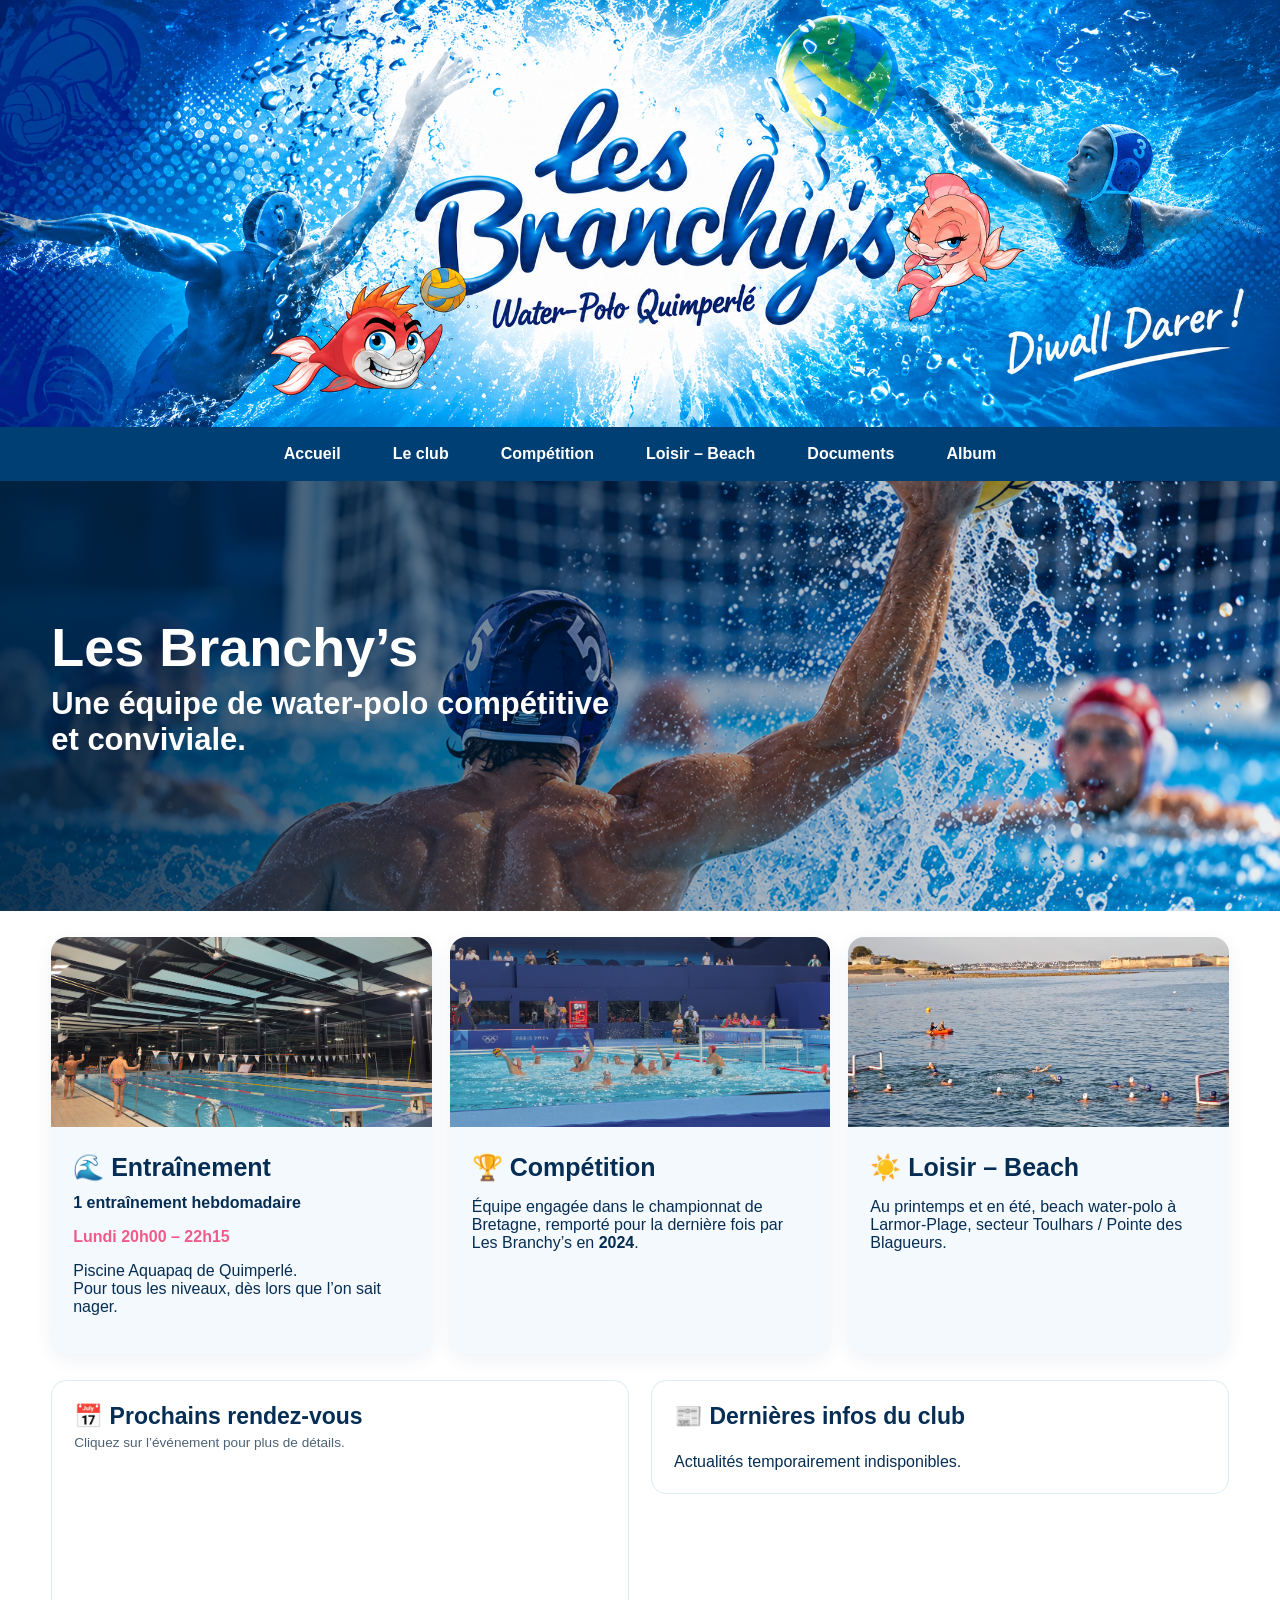
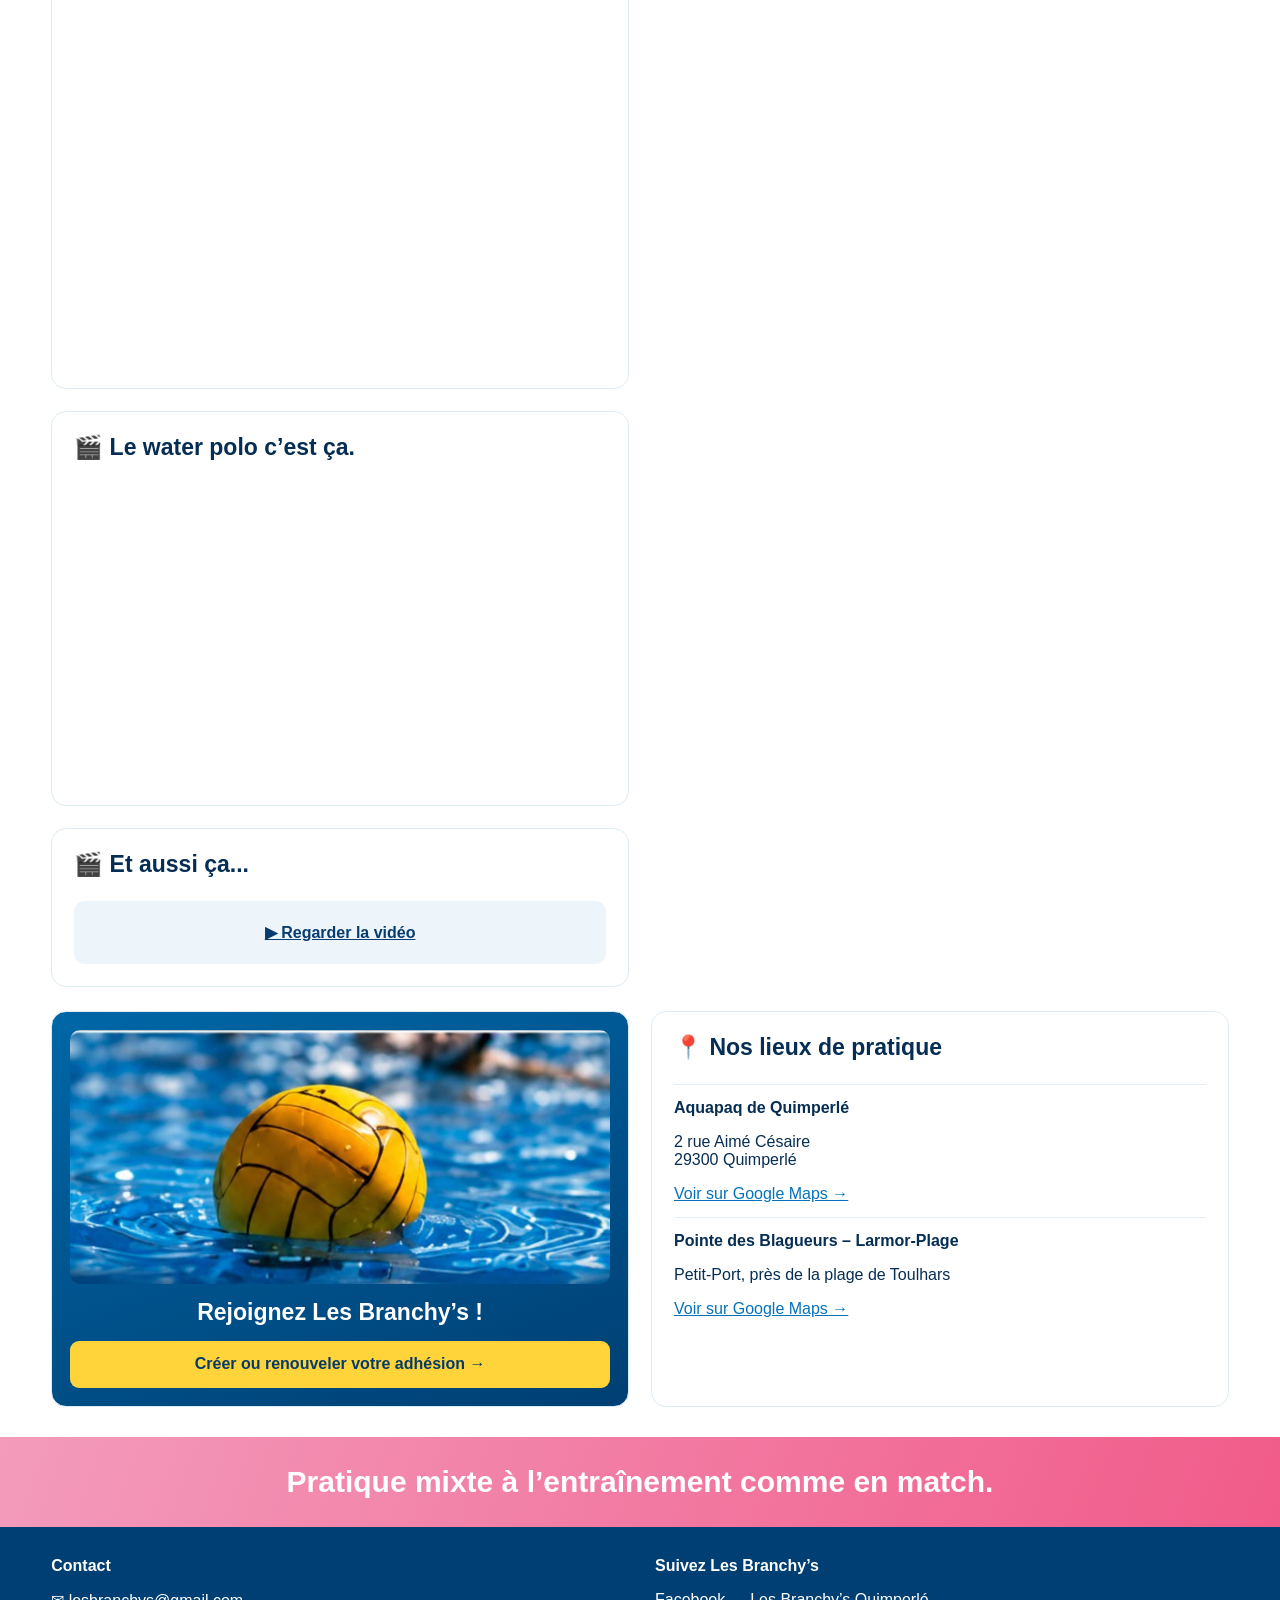
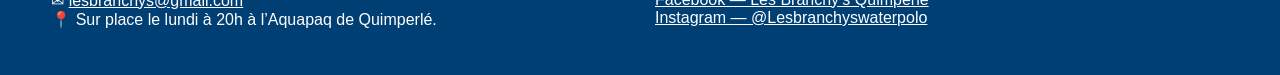
<file: index.html>
<!DOCTYPE html>
<html lang="fr">
<head>
<meta charset="utf-8"/>
<meta content="width=device-width,initial-scale=1" name="viewport"/>
<title>Accueil | Les Branchy's</title>
<meta content="Les Branchy's, club de water-polo à Quimperlé." name="description"/>
<link href="style.css?v=8" rel="stylesheet"/>
<style>
/* Actualités et agenda sur la page d'accueil */
.branchys-home-grid{display:grid;grid-template-columns:minmax(0,1fr) minmax(0,1fr);gap:22px;margin:24px 0;align-items:start}
.branchys-home-grid>.panel{min-width:0;box-sizing:border-box}
.branchys-calendar iframe{display:block;max-width:100%}
.branchys-calendar-heading{display:flex;align-items:baseline;flex-wrap:wrap;column-gap:12px;row-gap:4px;margin:0 0 14px}
.branchys-calendar-heading h3{margin:0}
.branchys-calendar-hint{font-size:.85rem;font-weight:500;color:#4d6275;line-height:1.35;display:inline-block;transform-origin:left center;animation:branchys-calendar-pulse 2s ease-in-out infinite}
@keyframes branchys-calendar-pulse{0%,100%{transform:scale(1)}50%{transform:scale(1.12)}}
@media(prefers-reduced-motion:reduce){.branchys-calendar-hint{animation:none}}
.branchys-left-column{display:flex;flex-direction:column;gap:22px;min-width:0}
.branchys-video-frame{width:100%;aspect-ratio:16/9;border:0;border-radius:10px;display:block}
.branchys-video-link{display:block;padding:22px;border-radius:10px;background:#edf5fb;color:#073c70;font-weight:700;text-align:center;overflow-wrap:anywhere}
.branchys-video-note{font-size:.92rem;color:#4d6275}
.branchys-news-entry{padding:14px 0;border-bottom:1px solid rgba(100,100,100,.18)}
.branchys-news-entry:last-child{border-bottom:0}
.branchys-news-date{font-size:.85rem;color:#a62672;font-weight:700;margin-bottom:5px}
.branchys-news-title{font-size:1.08rem;font-weight:750;margin:0 0 7px}
.branchys-news-text{margin:0;white-space:normal;overflow-wrap:anywhere;line-height:1.55}
/* Mise en forme des textes saisis dans Google Sheets avec la syntaxe Markdown. */
.branchys-news-text p{margin:.35em 0 .85em}
.branchys-news-text h4{font-size:1.15rem;color:#a62672;font-weight:800;margin:1.1em 0 .45em;line-height:1.3}
.branchys-news-text h5{font-size:1.08rem;font-weight:750;margin:1em 0 .4em;line-height:1.35}
.branchys-news-text h6{font-size:1rem;font-weight:750;margin:.85em 0 .35em;line-height:1.4}
.branchys-news-text strong{font-weight:800}
.branchys-news-text ul{margin:.4em 0 1em;padding-left:1.35em}
.branchys-news-text li{margin:.3em 0}
.branchys-news-text hr{border:0;border-top:1px solid rgba(100,100,100,.22);margin:1.2em 0}
@media(max-width:750px){.branchys-home-grid{grid-template-columns:minmax(0,1fr)}}
/* Carte adhésion compacte : moitié de la largeur originale */
.branchys-home-bottom{grid-template-columns:minmax(0,1fr) minmax(0,1fr);align-items:stretch}
.branchys-join-compact{width:100%;max-width:100%;justify-self:center;box-sizing:border-box;padding:18px;display:flex;flex-direction:column;align-items:stretch;text-align:center}
.branchys-join-compact h3{font-size:clamp(1.1rem,1.8vw,1.5rem);line-height:1.25;margin:14px 0}
.branchys-join-compact img{width:100%;height:165px;object-fit:cover;object-position:center;border-radius:10px}
.branchys-join-compact .btn{display:inline-block;font-size:1rem;padding:13px 16px;line-height:1.3;white-space:normal;margin-top:auto}
@media(max-width:750px){.branchys-home-bottom{grid-template-columns:minmax(0,1fr)}.branchys-join-compact{width:100%;min-width:0}}
/* La vignette compétition est cliquable dans sa totalité, sans changer la mise en page. */
.branchys-competition-link{display:block;height:100%;color:inherit;text-decoration:none}
.branchys-competition-link:hover h3,.branchys-competition-link:focus-visible h3{color:#a62672}
.branchys-competition-link:focus-visible{outline:3px solid #f15b8a;outline-offset:-3px;border-radius:16px}
</style>
<meta content="website" property="og:type"/>
<meta content="fr_FR" property="og:locale"/>
<meta content="Les Branchy’s" property="og:site_name"/>
<meta content="Les Branchy’s – Water-Polo Quimperlé" property="og:title"/>
<meta content="Une équipe de water-polo compétitive et conviviale. Actualités, calendrier des matchs et inscriptions du club." property="og:description"/>
<meta content="https://lesbranchys.github.io/branchys-site/" property="og:url"/>
<meta content="https://lesbranchys.github.io/branchys-site/bandeau.png" property="og:image"/>
<meta content="Bandeau du club Les Branchy’s Water-Polo Quimperlé" property="og:image:alt"/>
<meta content="summary_large_image" name="twitter:card"/>
</head>
<body>
<div class="banner"><img alt="Les Branchy’s Water-Polo Quimperlé, Diwall Darer !" src="bandeau.png?v=8" decoding="async"/></div>
<div class="top">
  <div class="menu" onclick="menu()">☰ Menu</div>
  <nav class="nav">
    <a href="index.html">Accueil</a><a href="club.html">Le club</a><a href="competition.html">Compétition</a>
    <a href="loisir-beach.html">Loisir – Beach</a><a href="documents.html">Documents</a><a href="album.html">Album</a>
  </nav>
</div>
<section class="hero"><img alt="Joueur de water-polo tenant un ballon jaune" class="hero-photo" src="waterpolo-hero.png?v=8" decoding="async" fetchpriority="high"/>
  <div class="inner"><h1>Les Branchy’s</h1><h2>Une équipe de water-polo compétitive et conviviale.</h2></div>
</section>
<main class="wrap">
<section class="cards">
  <article class="card"><img src="aquapaq.jpg?v=2" alt="Piscine Aquapaq" loading="lazy" decoding="async"/><div class="txt"><h3>🌊 Entraînement</h3><b>1 entraînement hebdomadaire</b>
    <p class="pink">Lundi 20h00 – 22h15</p><p>Piscine Aquapaq de Quimperlé.<br/>Pour tous les niveaux, dès lors que l’on sait nager.</p>
  </div></article>
  <article class="card branchys-competition-card"><a href="competition.html" class="branchys-competition-link" aria-label="Voir la page Compétition et le classement du championnat"><img src="competition.jpg" alt="L’équipe des Branchy’s en compétition" loading="lazy" decoding="async"/><div class="txt"><h3>🏆 Compétition</h3>
    <p>Équipe engagée dans le championnat de Bretagne, remporté pour la dernière fois par Les Branchy’s en <b>2024</b>.</p>
  </div></a></article>
  <article class="card"><img src="plage.jpg" alt="Beach water-polo à Larmor-Plage" loading="lazy" decoding="async"/><div class="txt"><h3>☀️ Loisir – Beach</h3>
    <p>Au printemps et en été, beach water-polo à Larmor-Plage, secteur Toulhars / Pointe des Blagueurs.</p>
  </div></article>
</section>
<section aria-label="Agenda et actualités" class="branchys-home-grid">
  <div class="branchys-left-column">
    <div class="panel branchys-calendar">
      <div class="branchys-calendar-heading"><h3>📅 Prochains rendez-vous</h3>
        <span class="branchys-calendar-hint">Cliquez sur l’événement pour plus de détails.</span>
      </div>
      <iframe frameborder="0" scrolling="no" src="https://calendar.google.com/calendar/embed?src=cc6bb957d49f43c513a19305d1d5841eb3490ba3ffa5522769a342008bbf7cd6%40group.calendar.google.com&amp;src=lesbranchyswaterpolo%40gmail.com&amp;src=8979f59ed04fa400fa4c501b116ac95189510b73162f3433ba247147668f9b33%40group.calendar.google.com&amp;ctz=Europe%2FParis&amp;mode=AGENDA" style="border:0;width:100%;height:500px;" loading="lazy" title="Calendrier des Branchys"></iframe>
    </div>
    <div class="panel branchys-video"><h3>🎬 Le water polo c’est ça.</h3>
      <div id="branchys-video-content" aria-live="polite">Vidéo à venir.</div>
    </div>
    <div class="panel branchys-video"><h3>🎬 Et aussi ça...</h3>
      <div id="branchys-video-content-2" aria-live="polite">Vidéo à venir.</div>
    </div>
  </div>
  <div class="panel branchys-news"><h3>📰 Dernières infos du club</h3>
    <div aria-live="polite" id="branchys-actualites"><p>Chargement des actualités…</p></div>
  </div>
</section>
<section aria-label="Adhésion et lieux de pratique" class="branchys-home-grid branchys-home-bottom">
  <div class="panel join branchys-join-compact">
    <img alt="Ballon de water-polo" src="branchys-ballon-compact.jpg" loading="lazy" decoding="async" style="display:block;width:100%;height:auto;border-radius:10px;"/>
    <h3>Rejoignez Les Branchy’s !</h3>
    <a class="btn" href="https://www.helloasso.com/associations/les-branchy-s/adhesions/les-branch-ys-adhesion-2026" rel="noopener noreferrer" target="_blank">Créer ou renouveler votre adhésion →</a>
  </div>
  <div class="panel"><h3>📍 Nos lieux de pratique</h3>
    <div class="place"><b>Aquapaq de Quimperlé</b><p>2 rue Aimé Césaire<br/>29300 Quimperlé</p>
      <a href="https://www.google.com/maps/search/?api=1&amp;query=Aquapaq+Quimperle+2+rue+Aime+Cesaire+29300">Voir sur Google Maps →</a>
    </div>
    <div class="place"><b>Pointe des Blagueurs – Larmor-Plage</b><p>Petit-Port, près de la plage de Toulhars</p>
      <a href="https://www.google.com/maps/search/?api=1&amp;query=Pointe+des+Blagueurs+Larmor-Plage">Voir sur Google Maps →</a>
    </div>
  </div>
</section>
</main>
<div class="mixed">Pratique mixte à l’entraînement comme en match.</div>
<footer class="footer"><div class="wrap cols">
  <div><b>Contact</b><p>✉ <a href="mailto:lesbranchys@gmail.com">lesbranchys@gmail.com</a><br/>📍 Sur place le lundi à 20h à l’Aquapaq de Quimperlé.</p></div>
  <div><b>Suivez Les Branchy’s</b><p><a href="https://www.facebook.com/lesbranchysWaterpolo?locale=fr_FR">Facebook — Les Branchy’s Quimperlé</a><br/>
    <a href="https://www.instagram.com/lesbranchyswaterpolo/">Instagram — @Lesbranchyswaterpolo</a></p>
  </div>
</div></footer>
<script src="app.js"></script>
<script>
/* Les Branchy's — mise en forme réelle de Google Sheets (via Apps Script).
   Après déploiement du Code.gs, remplacer uniquement l'URL ci-dessous.
   Ne pas modifier le code HTML des vidéos ni du calendrier. */
(function () {
  'use strict';
  const APPS_SCRIPT_URL = 'https://script.google.com/macros/s/AKfycbyzcbkg5ScNzSc2_zrZTDjazWANryJluVjCwoP0Hw37nyQfIYMxAlHgBldJVa-vljsYZA/exec';
  if (!/^https:\/\/script\.google\.com\/macros\/s\/[^/]+\/exec(?:\?.*)?$/.test(APPS_SCRIPT_URL)) {
    console.warn('Actualités enrichies : renseigner APPS_SCRIPT_URL dans actualites-rich.js');
    return; // Le système CSV existant continue à fonctionner sans mise en forme.
  }
  const box = document.getElementById('branchys-actualites');
  if (!box) return;
  const observer = new MutationObserver(() => {
    // Si l'ancien chargement CSV arrive après nous, restaurer l'affichage enrichi.
    if (latestItems) render(latestItems);
  });
  let latestItems = null;

  function dateValue(s) {
    const input = String(s || '').trim();
    const m = input.match(/^(\d{1,2})[\/.-](\d{1,2})[\/.-](\d{2}|\d{4})$/);
    if (m) {
      const day = Number(m[1]), month = Number(m[2]);
      let year = Number(m[3]);
      if (m[3].length === 2) year += year < 70 ? 2000 : 1900;
      const date = new Date(year, month - 1, day);
      return date.getFullYear() === year && date.getMonth() === month - 1 && date.getDate() === day ? date.getTime() : 0;
    }
    const n = Date.parse(input); return Number.isNaN(n) ? 0 : n;
  }
  function render(items) {
    observer.disconnect();
    box.replaceChildren();
    const ordered = [...items].sort((a,b) => dateValue(b.date) - dateValue(a.date) || b.order - a.order).slice(0, 5);
    if (!ordered.length) box.textContent = 'Les prochaines informations du club seront publiées ici.';
    ordered.forEach(item => {
      const article = document.createElement('article');
      article.className = 'branchys-news-entry';
      if (item.date) {
        const date = document.createElement('div'); date.className = 'branchys-news-date';
        date.textContent = item.date; article.append(date);
      }
      if (item.title) {
        const title = document.createElement('h4'); title.className = 'branchys-news-title';
        title.textContent = item.title; article.append(title);
      }
      const para = document.createElement('div'); para.className = 'branchys-news-text';
      para.style.whiteSpace = 'pre-wrap';
      (item.runs || []).forEach(part => {
        const span = document.createElement('span');
        span.textContent = part.text || ''; // Utilise textContent : aucun HTML exécuté.
        if (part.bold) span.style.fontWeight = '700';
        if (part.italic) span.style.fontStyle = 'italic';
        if (part.underline) span.style.textDecoration = 'underline';
        const size = Number(part.fontSize);
        if (Number.isFinite(size) && size >= 8 && size <= 28) {
          span.style.fontSize = size + 'pt';
        }
        para.append(span);
      });
      article.append(para); box.append(article);
    });
    observer.observe(box, {childList:true});
  }
  window.branchysRichNews = function (payload) {
    if (!payload || !Array.isArray(payload.items)) {
      console.warn('Actualités enrichies : réponse invalide', payload);
      return; // On conserve les actus existantes en CSV.
    }
    latestItems = payload.items;
    render(latestItems);
  };
  const script = document.createElement('script');
  script.src = APPS_SCRIPT_URL + (APPS_SCRIPT_URL.includes('?') ? '&' : '?') + 'ts=' + Date.now();
  script.onerror = () => { console.warn('Actualités enrichies : impossible de joindre Apps Script'); if(!latestItems) box.textContent='Actualités temporairement indisponibles.'; };
  document.head.append(script);
})();

</script>
<script>
/* La vidéo affichée se change dans le fichier video-du-moment.json sur GitHub. */
(async function(){
  const box=document.getElementById('branchys-video-content');
  if(!box)return;
  try{
    const response=await fetch('video-du-moment.json',{cache:'no-store'});
    if(!response.ok)throw Error('Fichier vidéo introuvable');
    const data=await response.json();
    const url=(data.url||'').trim();
    if(!url){box.textContent='Une nouvelle vidéo sera bientôt publiée ici.';return;}
    const u=new URL(url);let id='';
    if(['youtube.com','www.youtube.com','m.youtube.com'].includes(u.hostname)){
      if(u.pathname==='/watch')id=u.searchParams.get('v')||'';
      else if(u.pathname.startsWith('/shorts/')||u.pathname.startsWith('/embed/'))id=u.pathname.split('/')[2]||'';
    }else if(u.hostname==='youtu.be'||u.hostname==='www.youtu.be')id=u.pathname.slice(1).split('/')[0];
    box.replaceChildren();
    if(id&&/^[a-zA-Z0-9_-]{11}$/.test(id)){
      const frame=document.createElement('iframe');frame.className='branchys-video-frame';
      frame.src='https://www.youtube-nocookie.com/embed/'+id;
      frame.title='Vidéo du club Les Branchy’s';frame.loading='lazy';
      frame.allow='accelerometer; autoplay; clipboard-write; encrypted-media; gyroscope; picture-in-picture; web-share';
      frame.allowFullscreen=true;box.append(frame);
    }else if(['instagram.com','www.instagram.com'].includes(u.hostname)){
      const a=document.createElement('a');a.className='branchys-video-link';a.href=url;a.target='_blank';a.rel='noopener noreferrer';
      a.textContent='▶ Voir la vidéo sur Instagram';box.append(a);
    }else{
      const a=document.createElement('a');a.className='branchys-video-link';a.href=url;a.target='_blank';a.rel='noopener noreferrer';
      a.textContent='▶ Regarder la vidéo';box.append(a);
    }
  }catch(e){box.textContent='Vidéo momentanément indisponible.';console.warn('Vidéo Branchys:',e);}
})();
</script>
<script>
/* La deuxième vidéo se change dans le fichier video-et-ca.json sur GitHub. */
(async function(){
  const box=document.getElementById('branchys-video-content-2');
  if(!box)return;
  try{
    const response=await fetch('video-et-ca.json',{cache:'no-store'});
    if(!response.ok)throw Error('Fichier vidéo introuvable');
    const data=await response.json();
    const url=(data.url||'').trim();
    if(!url){box.textContent='Une nouvelle vidéo sera bientôt publiée ici.';return;}
    const u=new URL(url);let id='';
    if(['youtube.com','www.youtube.com','m.youtube.com'].includes(u.hostname)){
      if(u.pathname==='/watch')id=u.searchParams.get('v')||'';
      else if(u.pathname.startsWith('/shorts/')||u.pathname.startsWith('/embed/'))id=u.pathname.split('/')[2]||'';
    }else if(u.hostname==='youtu.be'||u.hostname==='www.youtu.be')id=u.pathname.slice(1).split('/')[0];
    box.replaceChildren();
    if(id&&/^[a-zA-Z0-9_-]{11}$/.test(id)){
      const frame=document.createElement('iframe');frame.className='branchys-video-frame';
      frame.src='https://www.youtube-nocookie.com/embed/'+id;
      frame.title='Vidéo du club Les Branchy’s';frame.loading='lazy';
      frame.allow='accelerometer; autoplay; clipboard-write; encrypted-media; gyroscope; picture-in-picture; web-share';
      frame.allowFullscreen=true;box.append(frame);
    }else if(['instagram.com','www.instagram.com'].includes(u.hostname)){
      const a=document.createElement('a');a.className='branchys-video-link';a.href=url;a.target='_blank';a.rel='noopener noreferrer';
      a.textContent='▶ Voir la vidéo sur Instagram';box.append(a);
    }else{
      const a=document.createElement('a');a.className='branchys-video-link';a.href=url;a.target='_blank';a.rel='noopener noreferrer';
      a.textContent='▶ Regarder la vidéo';box.append(a);
    }
  }catch(e){box.textContent='Vidéo momentanément indisponible.';console.warn('Vidéo Branchys:',e);}
})();
</script>
</body>
</html>
</file>
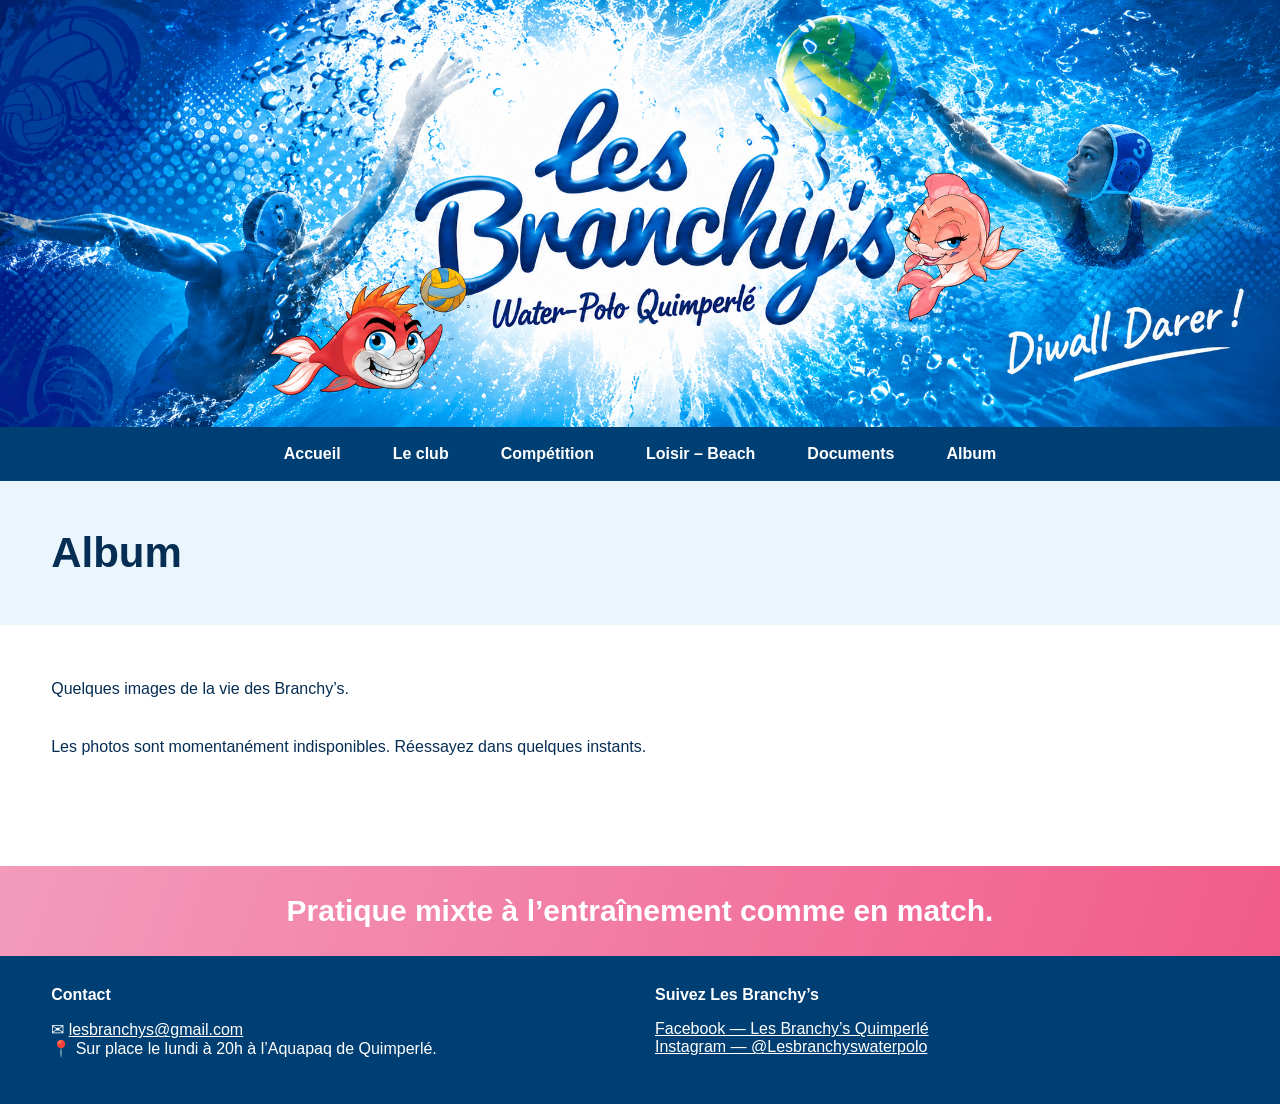
<file: album.html>
<!doctype html><html lang="fr"><head><meta charset="utf-8"><meta name="viewport" content="width=device-width,initial-scale=1"><title>Album | Les Branchy's</title><meta name="description" content="Les Branchy's, club de water-polo à Quimperlé."><link rel="stylesheet" href="style.css?v=8"></head><body><div class="banner"><img src="bandeau.png?v=8" alt="Les Branchy’s Water-Polo Quimperlé, Diwall Darer !"></div><div class="top"><div class="menu" onclick="menu()">☰ Menu</div><nav class="nav"><a href="index.html">Accueil</a><a href="club.html">Le club</a><a href="competition.html">Compétition</a><a href="loisir-beach.html">Loisir – Beach</a><a href="documents.html">Documents</a><a href="album.html">Album</a></nav></div><section class="pagehead"><div class="wrap"><h1>Album</h1></div></section><main class="wrap content"><p>Quelques images de la vie des Branchy’s.</p><div class="gallery" id="branchys-gallery"><p>Chargement des photos…</p></div>
<p id="branchys-gallery-message" style="display:none"></p>
<script>
(function () {
  const gallery = document.getElementById('branchys-gallery');
  const message = document.getElementById('branchys-gallery-message');
  const api = 'https://api.github.com/repos/Lesbranchys/branchys-site/contents/photos';
  fetch(api, { headers: { Accept: 'application/vnd.github+json' } })
    .then(response => {
      if (response.status === 404) return [];
      if (!response.ok) throw new Error('Impossible de charger les photos');
      return response.json();
    })
    .then(files => {
      gallery.replaceChildren();
      const images = files.filter(file => file.type === 'file' && /\.(jpe?g|png|webp|gif)$/i.test(file.name))
        .sort((a,b) => a.name.localeCompare(b.name, 'fr', {numeric:true}));
      if (!images.length) {
        message.textContent = 'Les photos du club seront bientôt disponibles ici.';
        message.style.display = 'block';
        return;
      }
      for (const file of images) {
        const link = document.createElement('a');
        link.href = file.download_url;
        link.target = '_blank';
        link.rel = 'noopener noreferrer';
        const img = document.createElement('img');
        img.src = file.download_url;
        img.alt = file.name.replace(/\.[^.]+$/, '').replace(/[-_]/g, ' ');
        img.loading = 'lazy';
        link.append(img);
        gallery.append(link);
      }
    })
    .catch(() => {
      gallery.replaceChildren();
      message.textContent = 'Les photos sont momentanément indisponibles. Réessayez dans quelques instants.';
      message.style.display = 'block';
    });
})();
</script></main><div class="mixed">Pratique mixte à l’entraînement comme en match.</div><footer class="footer"><div class="wrap cols"><div><b>Contact</b><p>✉ <a href="mailto:lesbranchys@gmail.com">lesbranchys@gmail.com</a><br>📍 Sur place le lundi à 20h à l’Aquapaq de Quimperlé.</p></div><div><b>Suivez Les Branchy’s</b><p><a href="https://www.facebook.com/lesbranchysWaterpolo?locale=fr_FR">Facebook — Les Branchy’s Quimperlé</a><br><a href="https://www.instagram.com/lesbranchyswaterpolo/">Instagram — @Lesbranchyswaterpolo</a></p></div></div></footer><script src="app.js"></script></body></html>
</file>
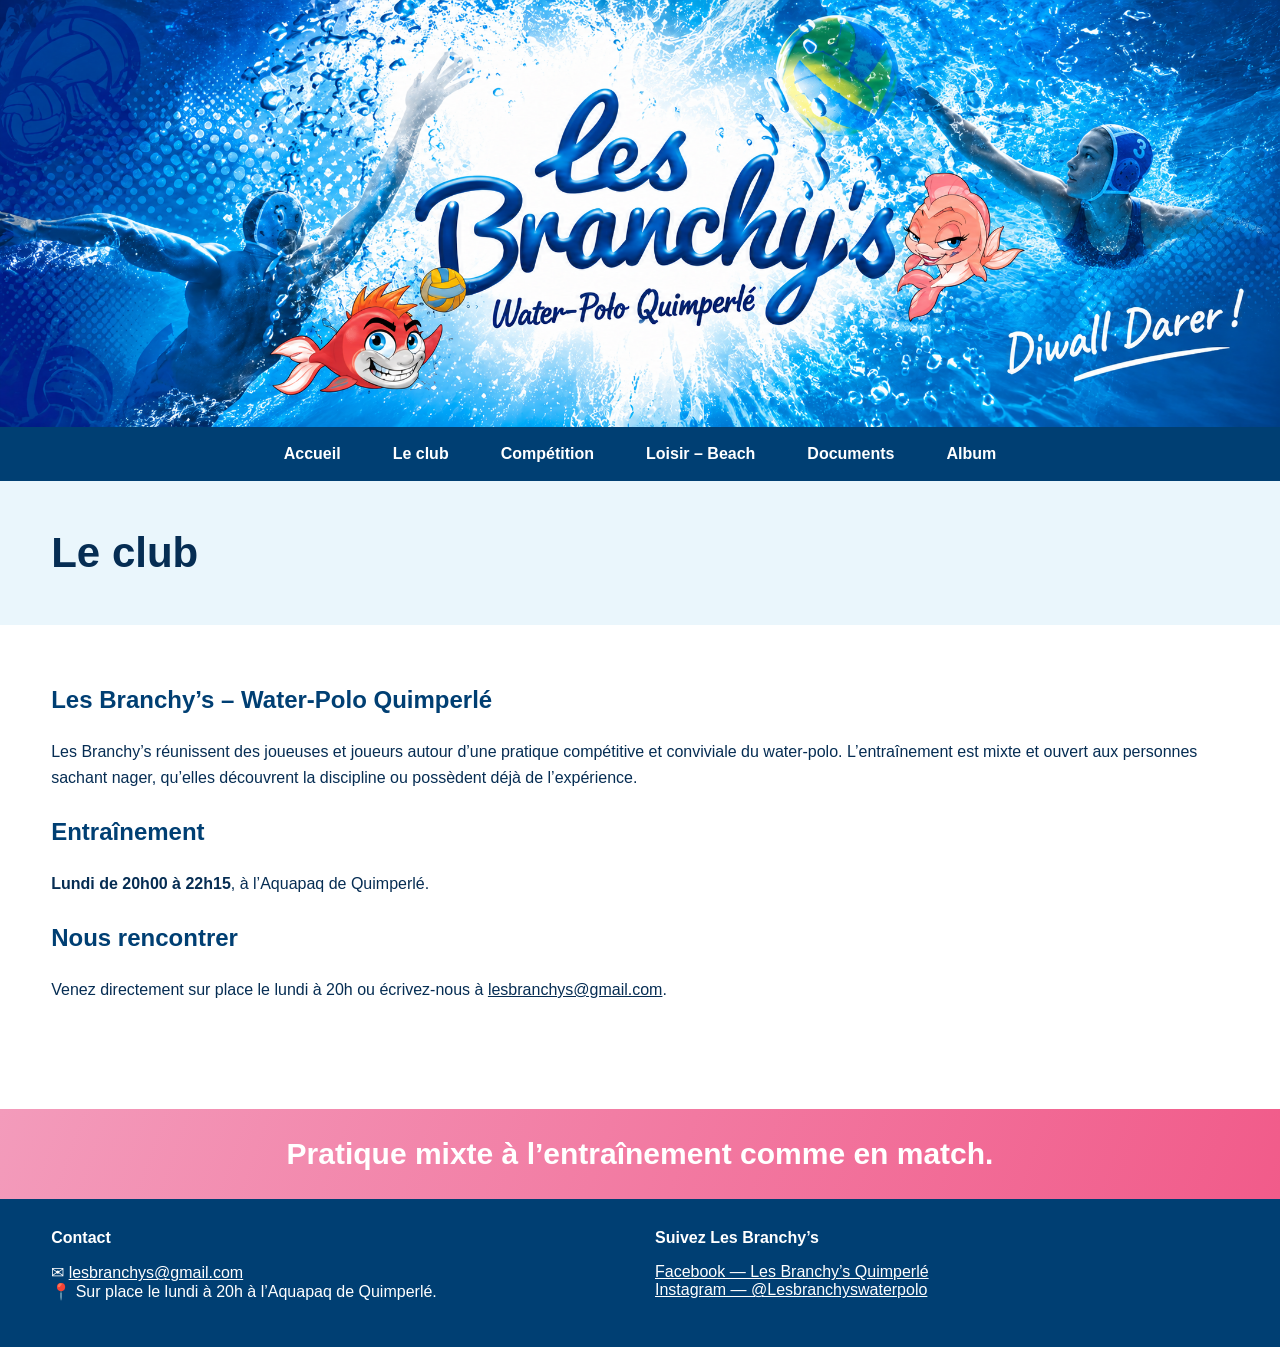
<file: club.html>
<!doctype html><html lang="fr"><head><meta charset="utf-8"><meta name="viewport" content="width=device-width,initial-scale=1"><title>Le club | Les Branchy's</title><meta name="description" content="Les Branchy's, club de water-polo à Quimperlé."><link rel="stylesheet" href="style.css?v=8"></head><body><div class="banner"><img src="bandeau.png?v=8" alt="Les Branchy’s Water-Polo Quimperlé, Diwall Darer !"></div><div class="top"><div class="menu" onclick="menu()">☰ Menu</div><nav class="nav"><a href="index.html">Accueil</a><a href="club.html">Le club</a><a href="competition.html">Compétition</a><a href="loisir-beach.html">Loisir – Beach</a><a href="documents.html">Documents</a><a href="album.html">Album</a></nav></div><section class="pagehead"><div class="wrap"><h1>Le club</h1></div></section><main class="wrap content"><h2>Les Branchy’s – Water-Polo Quimperlé</h2><p>Les Branchy’s réunissent des joueuses et joueurs autour d’une pratique compétitive et conviviale du water-polo. L’entraînement est mixte et ouvert aux personnes sachant nager, qu’elles découvrent la discipline ou possèdent déjà de l’expérience.</p><h2>Entraînement</h2><p><b>Lundi de 20h00 à 22h15</b>, à l’Aquapaq de Quimperlé.</p><h2>Nous rencontrer</h2><p>Venez directement sur place le lundi à 20h ou écrivez-nous à <a href="mailto:lesbranchys@gmail.com">lesbranchys@gmail.com</a>.</p></main><div class="mixed">Pratique mixte à l’entraînement comme en match.</div><footer class="footer"><div class="wrap cols"><div><b>Contact</b><p>✉ <a href="mailto:lesbranchys@gmail.com">lesbranchys@gmail.com</a><br>📍 Sur place le lundi à 20h à l’Aquapaq de Quimperlé.</p></div><div><b>Suivez Les Branchy’s</b><p><a href="https://www.facebook.com/lesbranchysWaterpolo?locale=fr_FR">Facebook — Les Branchy’s Quimperlé</a><br><a href="https://www.instagram.com/lesbranchyswaterpolo/">Instagram — @Lesbranchyswaterpolo</a></p></div></div></footer><script src="app.js"></script></body></html>
</file>
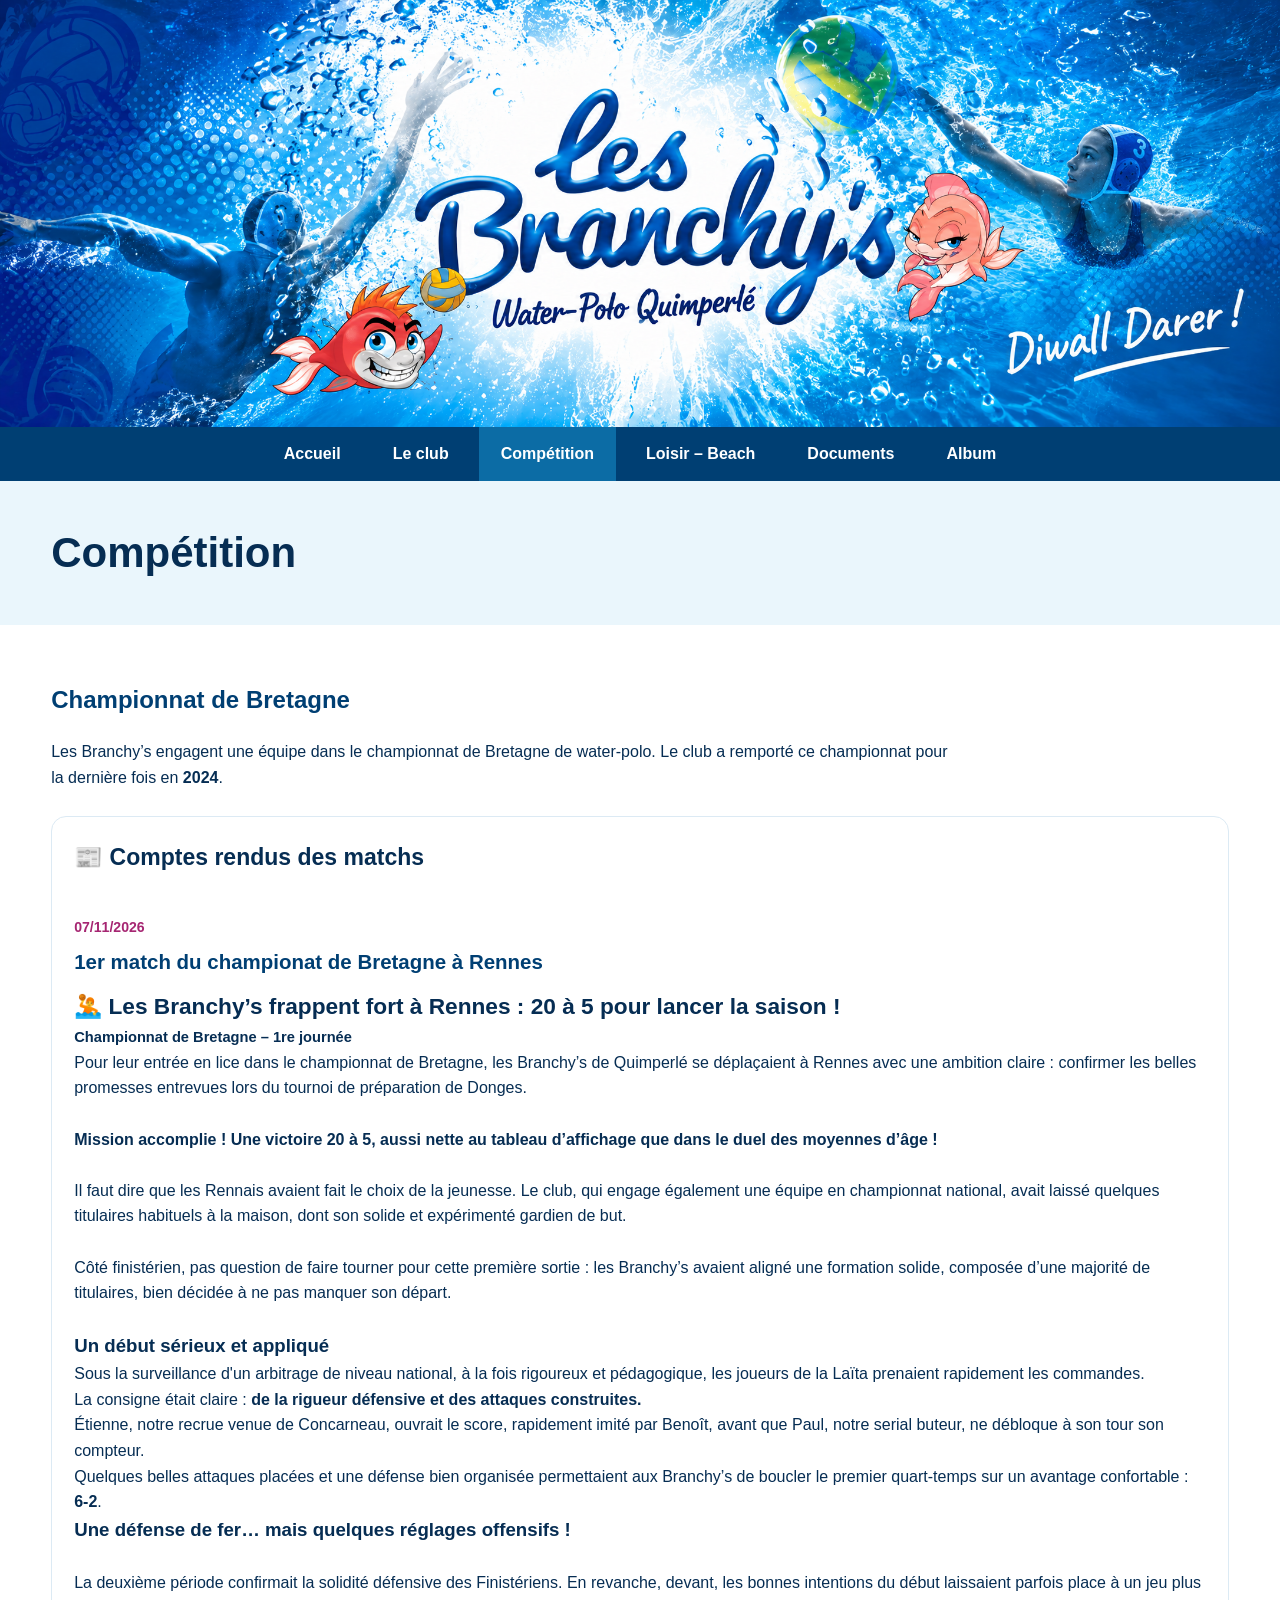
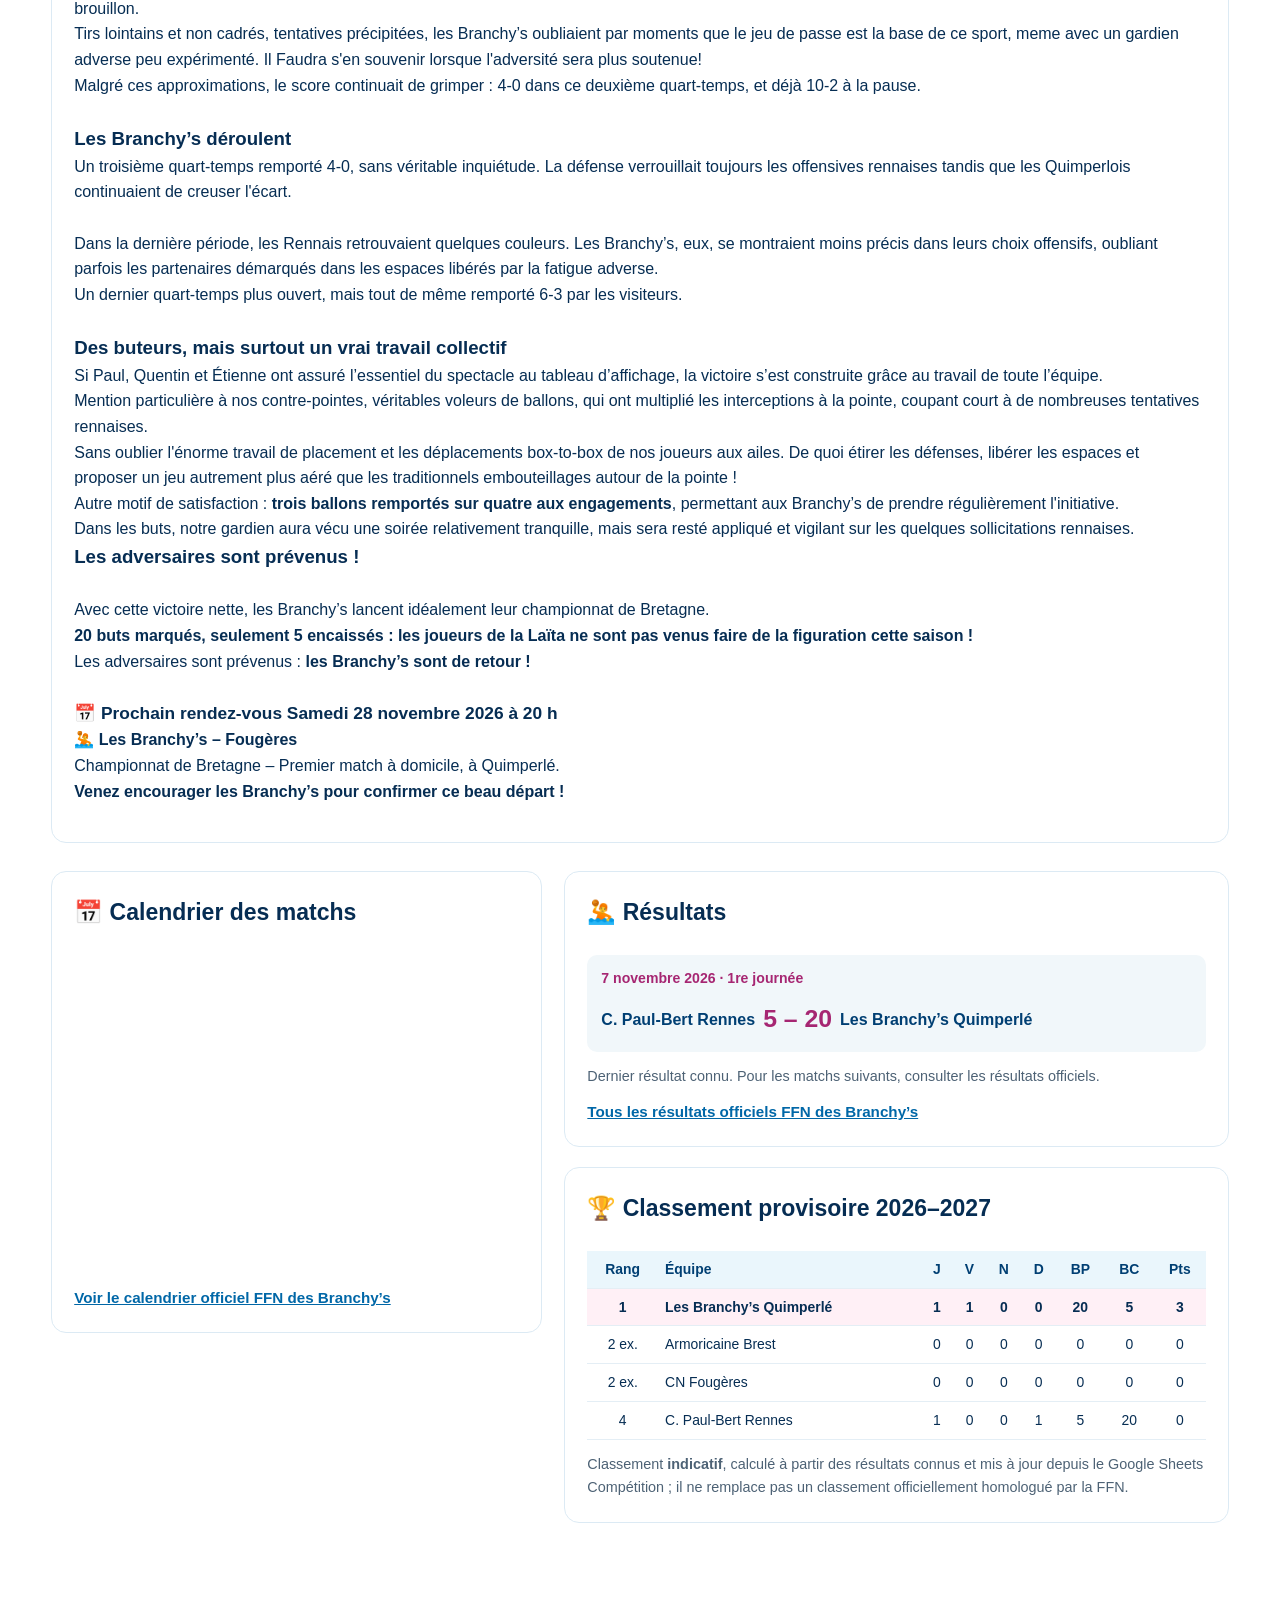
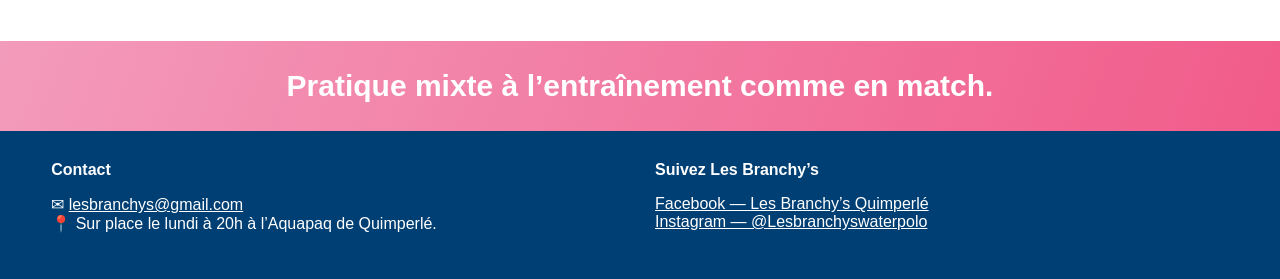
<file: competition.html>
<!doctype html>
<html lang="fr">
<head>
<meta charset="utf-8"/>
<meta name="viewport" content="width=device-width,initial-scale=1"/>
<meta name="description" content="Championnats et actualités des Branchy’s de Quimperlé : calendrier, classement et résultats."/>
<title>Compétition | Les Branchy's</title>
<link rel="stylesheet" href="style.css?v=8"/>
<style>
/* La page Compétition ne nécessite aucun autre fichier CSS. */
.branchys-competition-grid{display:grid;grid-template-columns:minmax(0,.85fr) minmax(0,1.15fr);gap:22px;align-items:start;margin:28px 0}
.branchys-competition-grid>.panel{min-width:0}
.branchys-competition-calendar iframe{display:block;width:100%;height:325px;border:0;border-radius:8px}
.branchys-competition-sources{display:flex;flex-wrap:wrap;gap:10px 16px;margin:10px 0 0;font-size:.95rem}
.branchys-competition-sources a{color:#0067a7;font-weight:700}
.branchys-ranking-scroll{overflow-x:auto;max-width:100%}
.branchys-ranking{border-collapse:collapse;width:100%;font-size:.87rem;line-height:1.35;white-space:nowrap}
.branchys-ranking th,.branchys-ranking td{padding:9px 7px;border-bottom:1px solid #e4eef5;text-align:center}
.branchys-ranking th{background:#eaf6fc;color:#003f73;font-weight:800}
.branchys-ranking th:nth-child(2),.branchys-ranking td:nth-child(2){text-align:left;white-space:normal;min-width:138px}
.branchys-ranking tbody tr.branchys-own-team{background:#fff0f6;font-weight:800}
.branchys-ranking tbody tr:hover{background:#f4f9fd}
.branchys-ranking-status{color:#4d6275;font-size:.9rem;margin:.8rem 0 0}
.branchys-competition-news{margin:22px 0}
.branchys-competition-news .branchys-article{padding:16px 0;border-bottom:1px solid #e4eef5}
.branchys-competition-news .branchys-article:last-child{border-bottom:none}
.branchys-article-date{color:#a62672;font-weight:700;font-size:.88rem}
.branchys-article-title{font-size:1.28rem;margin:.35rem 0 .6rem;color:#003f73}
.branchys-article-body{line-height:1.6;white-space:pre-wrap;overflow-wrap:anywhere}
.branchys-competition-intro{max-width:900px}
@media(max-width:830px){.branchys-competition-grid{grid-template-columns:minmax(0,1fr)}.branchys-competition-calendar iframe{height:310px}}

/* Informations de compétition : calendrier à gauche, résultats et classement à droite. */
.branchys-competition-side{display:grid;gap:20px;min-width:0;align-content:start}
.branchys-competition-results,.branchys-competition-classement{min-width:0}
.branchys-competition-grid .panel{box-sizing:border-box}
.branchys-match-result{background:#f1f7fa;border-radius:10px;padding:12px 14px;margin:12px 0 4px}
.branchys-match-date{color:#a62672;font-weight:700;font-size:.88rem;margin-bottom:9px}
.branchys-match-teams{display:flex;flex-wrap:wrap;gap:8px;align-items:center;font-weight:700;color:#003f73}
.branchys-match-teams strong{font-size:1.55rem;white-space:nowrap;color:#a62672}
.branchys-competition-news{margin:24px 0}
.branchys-competition-calendar iframe{height:320px}
@media(max-width:830px){.branchys-competition-side{gap:16px}.branchys-competition-grid{grid-template-columns:minmax(0,1fr)}}
</style>
</head>
<body>
<div class="banner"><img src="bandeau.png?v=8" alt="Les Branchy’s Water-Polo Quimperlé, Diwall Darer !" decoding="async"/></div>
<div class="top"><div class="menu" onclick="menu()">☰ Menu</div>
<nav class="nav"><a href="index.html">Accueil</a><a href="club.html">Le club</a><a class="active" href="competition.html" aria-current="page">Compétition</a><a href="loisir-beach.html">Loisir – Beach</a><a href="documents.html">Documents</a><a href="album.html">Album</a></nav></div>
<section class="pagehead"><div class="wrap"><h1>Compétition</h1></div></section>
<main class="wrap content">
<h2>Championnat de Bretagne</h2>
<p class="branchys-competition-intro">Les Branchy’s engagent une équipe dans le championnat de Bretagne de water-polo. Le club a remporté ce championnat pour la dernière fois en <strong>2024</strong>.</p>
<section class="panel branchys-competition-news" aria-labelledby="branchys-news-heading">
  <h3 id="branchys-news-heading">📰 Comptes rendus des matchs</h3>
  <div id="branchys-competition-articles" aria-live="polite">
<article class="branchys-article"><div class="branchys-article-date">07/11/2026</div><h4 class="branchys-article-title">1er match du championat de Bretagne à Rennes</h4><div class="branchys-article-body"><span style="font-weight:700;font-size:17pt">🤽 Les Branchy’s frappent fort à Rennes : 20 à 5 pour lancer la saison !</span>
<span style="font-weight:700;font-size:11pt">Championnat de Bretagne – 1re journée</span>
Pour leur entrée en lice dans le championnat de Bretagne, les Branchy’s de Quimperlé se déplaçaient à Rennes avec une ambition claire : confirmer les belles promesses entrevues lors du tournoi de préparation de Donges.

<span style="font-weight:700">Mission accomplie ! Une victoire 20 à 5, aussi nette au tableau d’affichage que dans le duel des moyennes d’âge !</span>

Il faut dire que les Rennais avaient fait le choix de la jeunesse. Le club, qui engage également une équipe en championnat national, avait laissé quelques titulaires habituels à la maison, dont son solide et expérimenté gardien de but.

Côté finistérien, pas question de faire tourner pour cette première sortie : les Branchy’s avaient aligné une formation solide, composée d’une majorité de titulaires, bien décidée à ne pas manquer son départ.

<span style="font-weight:700;font-size:14pt">Un début sérieux et appliqué</span>
Sous la surveillance d&#39;un arbitrage de niveau national, à la fois rigoureux et pédagogique, les joueurs de la Laïta prenaient rapidement les commandes.
La consigne était claire : <span style="font-weight:700">de la rigueur défensive et des attaques construites.</span>
Étienne, notre recrue venue de Concarneau, ouvrait le score, rapidement imité par Benoît, avant que Paul, notre serial buteur, ne débloque à son tour son compteur.
Quelques belles attaques placées et une défense bien organisée permettaient aux Branchy’s de boucler le premier quart-temps sur un avantage confortable : <span style="font-weight:700">6-2</span>.
<span style="font-weight:700;font-size:14pt">Une défense de fer… mais quelques réglages offensifs !</span>

La deuxième période confirmait la solidité défensive des Finistériens. En revanche, devant, les bonnes intentions du début laissaient parfois place à un jeu plus brouillon.
Tirs lointains et non cadrés, tentatives précipitées, les Branchy’s oubliaient par moments que le jeu de passe est la base de ce sport, meme avec un gardien adverse peu expérimenté. Il Faudra s&#39;en souvenir lorsque l&#39;adversité sera plus soutenue!
Malgré ces approximations, le score continuait de grimper : 4-0 dans ce deuxième quart-temps, et déjà 10-2 à la pause.

<span style="font-weight:700;font-size:14pt">Les Branchy’s déroulent</span>
Un troisième quart-temps remporté 4-0, sans véritable inquiétude. La défense verrouillait toujours les offensives rennaises tandis que les Quimperlois continuaient de creuser l&#39;écart.

Dans la dernière période, les Rennais retrouvaient quelques couleurs. Les Branchy’s, eux, se montraient moins précis dans leurs choix offensifs, oubliant parfois les partenaires démarqués dans les espaces libérés par la fatigue adverse.
Un dernier quart-temps plus ouvert, mais tout de même remporté 6-3 par les visiteurs.

<span style="font-weight:700;font-size:14pt">Des buteurs, mais surtout un vrai travail collectif</span>
Si Paul, Quentin et Étienne ont assuré l’essentiel du spectacle au tableau d’affichage, la victoire s’est construite grâce au travail de toute l’équipe.
Mention particulière à nos contre-pointes, véritables voleurs de ballons, qui ont multiplié les interceptions à la pointe, coupant court à de nombreuses tentatives rennaises.
Sans oublier l&#39;énorme travail de placement et les déplacements box-to-box de nos joueurs aux ailes. De quoi étirer les défenses, libérer les espaces et proposer un jeu autrement plus aéré que les traditionnels embouteillages autour de la pointe !
Autre motif de satisfaction : <span style="font-weight:700">trois ballons remportés sur quatre aux engagements</span>, permettant aux Branchy’s de prendre régulièrement l&#39;initiative.
Dans les buts, notre gardien aura vécu une soirée relativement tranquille, mais sera resté appliqué et vigilant sur les quelques sollicitations rennaises.
<span style="font-weight:700;font-size:14pt">Les adversaires sont prévenus !</span>

Avec cette victoire nette, les Branchy’s lancent idéalement leur championnat de Bretagne.
<span style="font-weight:700">20 buts marqués, seulement 5 encaissés : les joueurs de la Laïta ne sont pas venus faire de la figuration cette saison !</span>
Les adversaires sont prévenus : <span style="font-weight:700">les Branchy’s sont de retour !</span>

<span style="font-weight:700;font-size:13pt">📅 Prochain rendez-vous Samedi 28 novembre 2026 à 20 h</span>
<span style="font-weight:700">🤽 Les Branchy’s – Fougères</span>
Championnat de Bretagne – Premier match à domicile, à Quimperlé.
<span style="font-weight:700">Venez encourager les Branchy’s pour confirmer ce beau départ !</span> 
</div></article>
</div>
</section>
<section class="branchys-competition-grid" aria-label="Calendrier, résultats et classement du championnat de Bretagne">
  <div class="panel branchys-competition-calendar">
    <h3>📅 Calendrier des matchs</h3>
    <iframe src="https://calendar.google.com/calendar/embed?src=cc6bb957d49f43c513a19305d1d5841eb3490ba3ffa5522769a342008bbf7cd6%40group.calendar.google.com&amp;ctz=Europe%2FParis&amp;mode=AGENDA" loading="lazy" referrerpolicy="no-referrer-when-downgrade" scrolling="no" title="Calendrier des matchs des Branchy’s"></iframe>
    <p class="branchys-competition-sources"><a href="https://www.extranat.fr/waterpolo/cgi-bin/wp_calendar.php?action=structure&amp;structure=2855" target="_blank" rel="noopener noreferrer">Voir le calendrier officiel FFN des Branchy’s</a></p>
  </div>
  <div class="branchys-competition-side">
    <section class="panel branchys-competition-results" aria-labelledby="branchys-results-heading">
      <h3 id="branchys-results-heading">🤽 Résultats</h3>
      <div class="branchys-match-result">
        <div class="branchys-match-date">7 novembre 2026 · 1re journée</div>
        <div class="branchys-match-teams"><span>C. Paul-Bert Rennes</span><strong>5 – 20</strong><span>Les Branchy’s Quimperlé</span></div>
      </div>
      <p class="branchys-ranking-status">Dernier résultat connu. Pour les matchs suivants, consulter les résultats officiels.</p>
      <p class="branchys-competition-sources"><a href="https://www.extranat.fr/waterpolo/cgi-bin/wp_results.php?action=structure&amp;structure=2855" target="_blank" rel="noopener noreferrer">Tous les résultats officiels FFN des Branchy’s</a></p>
    </section>
    <section class="panel branchys-competition-classement" aria-labelledby="branchys-standings-heading">
      <h3 id="branchys-standings-heading">🏆 Classement provisoire 2026–2027</h3>
      <div id="branchys-classement" aria-live="polite">
        <div class="branchys-ranking-scroll">
          <table class="branchys-ranking" aria-label="Classement provisoire du championnat de Bretagne après la première journée">
            <thead><tr><th>Rang</th><th>Équipe</th><th>J</th><th>V</th><th>N</th><th>D</th><th>BP</th><th>BC</th><th>Pts</th></tr></thead>
            <tbody>
              <tr class="branchys-own-team"><td>1</td><td>Les Branchy’s Quimperlé</td><td>1</td><td>1</td><td>0</td><td>0</td><td>20</td><td>5</td><td>3</td></tr>
              <tr><td>2 ex.</td><td>Armoricaine Brest</td><td>0</td><td>0</td><td>0</td><td>0</td><td>0</td><td>0</td><td>0</td></tr>
              <tr><td>2 ex.</td><td>CN Fougères</td><td>0</td><td>0</td><td>0</td><td>0</td><td>0</td><td>0</td><td>0</td></tr>
              <tr><td>4</td><td>C. Paul-Bert Rennes</td><td>1</td><td>0</td><td>0</td><td>1</td><td>5</td><td>20</td><td>0</td></tr>
            </tbody>
          </table>
        </div>
      </div>
      <p class="branchys-ranking-status">Classement <strong>indicatif</strong>, calculé à partir des résultats connus et mis à jour depuis le Google Sheets Compétition ; il ne remplace pas un classement officiellement homologué par la FFN.</p>
    </section>
  </div>
</section>
</main>
<div class="mixed">Pratique mixte à l’entraînement comme en match.</div>
<footer class="footer"><div class="wrap cols"><div><b>Contact</b><p>✉ <a href="mailto:lesbranchys@gmail.com">lesbranchys@gmail.com</a><br>📍 Sur place le lundi à 20h à l’Aquapaq de Quimperlé.</p></div><div><b>Suivez Les Branchy’s</b><p><a href="https://www.facebook.com/lesbranchysWaterpolo?locale=fr_FR">Facebook — Les Branchy’s Quimperlé</a><br><a href="https://www.instagram.com/lesbranchyswaterpolo/">Instagram — @Lesbranchyswaterpolo</a></p></div></div></footer>
<script src="app.js"></script>
<script>
/* Source Google Apps Script du deuxième Google Sheets, dédiée à la compétition. */
(function(){
'use strict';
const COMPETITION_SCRIPT_URL = 'https://script.google.com/macros/s/AKfycbyeXRt_pUm6AweiABrU-ZOEpfTkWK5YhKKKaHULEZh5M0JMjTeuOlJfPSGnDPnxkRN_4w/exec';
const rankingBox = document.getElementById('branchys-classement');
const articlesBox = document.getElementById('branchys-competition-articles');
if(!/^https:\/\/script\.google\.com\/macros\/s\/[^/]+\/exec(?:\?.*)?$/.test(COMPETITION_SCRIPT_URL)) return;

function el(tag,cls,txt){
  const e=document.createElement(tag);
  if(cls)e.className=cls;
  if(txt!==undefined)e.textContent=String(txt);
  return e;
}
function renderRuns(container,runs){
  container.replaceChildren();
  for(const run of (Array.isArray(runs)?runs:[])){
    const span=el('span','',run.text||'');
    if(run.bold===true)span.style.fontWeight='700';
    if(run.italic===true)span.style.fontStyle='italic';
    if(run.underline===true)span.style.textDecoration='underline';
    const size=Number(run.fontSize);
    if(Number.isFinite(size)&&size>=8&&size<=32)span.style.fontSize=size+'pt';
    const color=String(run.color||'');
    if(/^#[0-9a-fA-F]{6}$/.test(color))span.style.color=color;
    container.append(span);
  }
}
function dateKey(value){
  const valueText=String(value||'').trim();
  const m=valueText.match(/^(\d{1,2})[\/.-](\d{1,2})[\/.-](\d{2}|\d{4})$/);
  if(m){
    const day=Number(m[1]),month=Number(m[2]);
    let year=Number(m[3]);
    if(m[3].length===2)year+=year<70?2000:1900;
    const d=new Date(year,month-1,day);
    return d.getFullYear()===year&&d.getMonth()===month-1&&d.getDate()===day?d.getTime():0;
  }
  const d=Date.parse(valueText);return Number.isNaN(d)?0:d;
}
let remoteUpdated=false;
window.branchysCompetitionData = function(data){
  remoteUpdated=true;
  if(!data||typeof data!=='object'||data.error){
    console.warn('Compétition : réponse invalide',data);
    return;
  }
  if(!Array.isArray(data.articles)||!data.articles.length){
    if(!articlesBox.querySelector('.branchys-article'))
      articlesBox.append(el('p','branchys-ranking-status','Les comptes rendus seront publiés prochainement.'));
  }else{
    articlesBox.replaceChildren();
    const sorted = [...data.articles].sort((a,b) => dateKey(b.date)-dateKey(a.date) || (Number(b.order)||0)-(Number(a.order)||0));
    for(const item of sorted){
      const article=el('article','branchys-article');
      if(item.date)article.append(el('div','branchys-article-date',item.date));
      if(item.title)article.append(el('h4','branchys-article-title',item.title));
      const body=el('div','branchys-article-body');
      renderRuns(body,item.runs || (item.body?[{text:item.body}]:[]));
      article.append(body); articlesBox.append(article);
    }
  }
  if(!Array.isArray(data.classement)||!data.classement.length){
    return; /* Conserver le tableau indicatif initial si les données sont absentes. */
  }
  rankingBox.replaceChildren();
  const wrapper=el('div','branchys-ranking-scroll'),table=el('table','branchys-ranking');
  table.setAttribute('aria-label','Classement du championnat de Bretagne');
  const thead=el('thead'),header=el('tr');
  const labels=['Rang','Équipe','J','V','N','D','BP','BC','Pts'];
  for(const label of labels){const cell=el('th','',label);cell.scope='col';header.append(cell);}
  thead.append(header);table.append(thead);
  const tbody=el('tbody');
  for(const row of data.classement){
    const tr=el('tr');
    const team=String(row.equipe||'');
    if(team.toLowerCase().normalize('NFD').replace(/[̀-ͯ]/g,'').includes('branchy'))tr.className='branchys-own-team';
    for(const value of [row.rang,team,row.j,row.v,row.n,row.d,row.bp,row.bc,row.pts])tr.append(el('td','',value===undefined?'':value));
    tbody.append(tr);
  }
  table.append(tbody);wrapper.append(table);rankingBox.append(wrapper);
};
/* Les articles déjà publiés restent visibles si Google Apps Script échoue. */
let attempt=0;
function loadCompetitionData(){
  attempt++;
  const script=document.createElement('script');
  script.async=true;
  script.src=COMPETITION_SCRIPT_URL+(COMPETITION_SCRIPT_URL.includes('?')?'&':'?')+'ts='+Date.now()+'-'+attempt;
  const retry=()=>{if(!remoteUpdated&&attempt<3)setTimeout(loadCompetitionData,attempt*1200);};
  script.onerror=retry;
  script.onload=retry;
  document.head.append(script);
}
loadCompetitionData();
})();
</script>
</body>
</html>
</file>
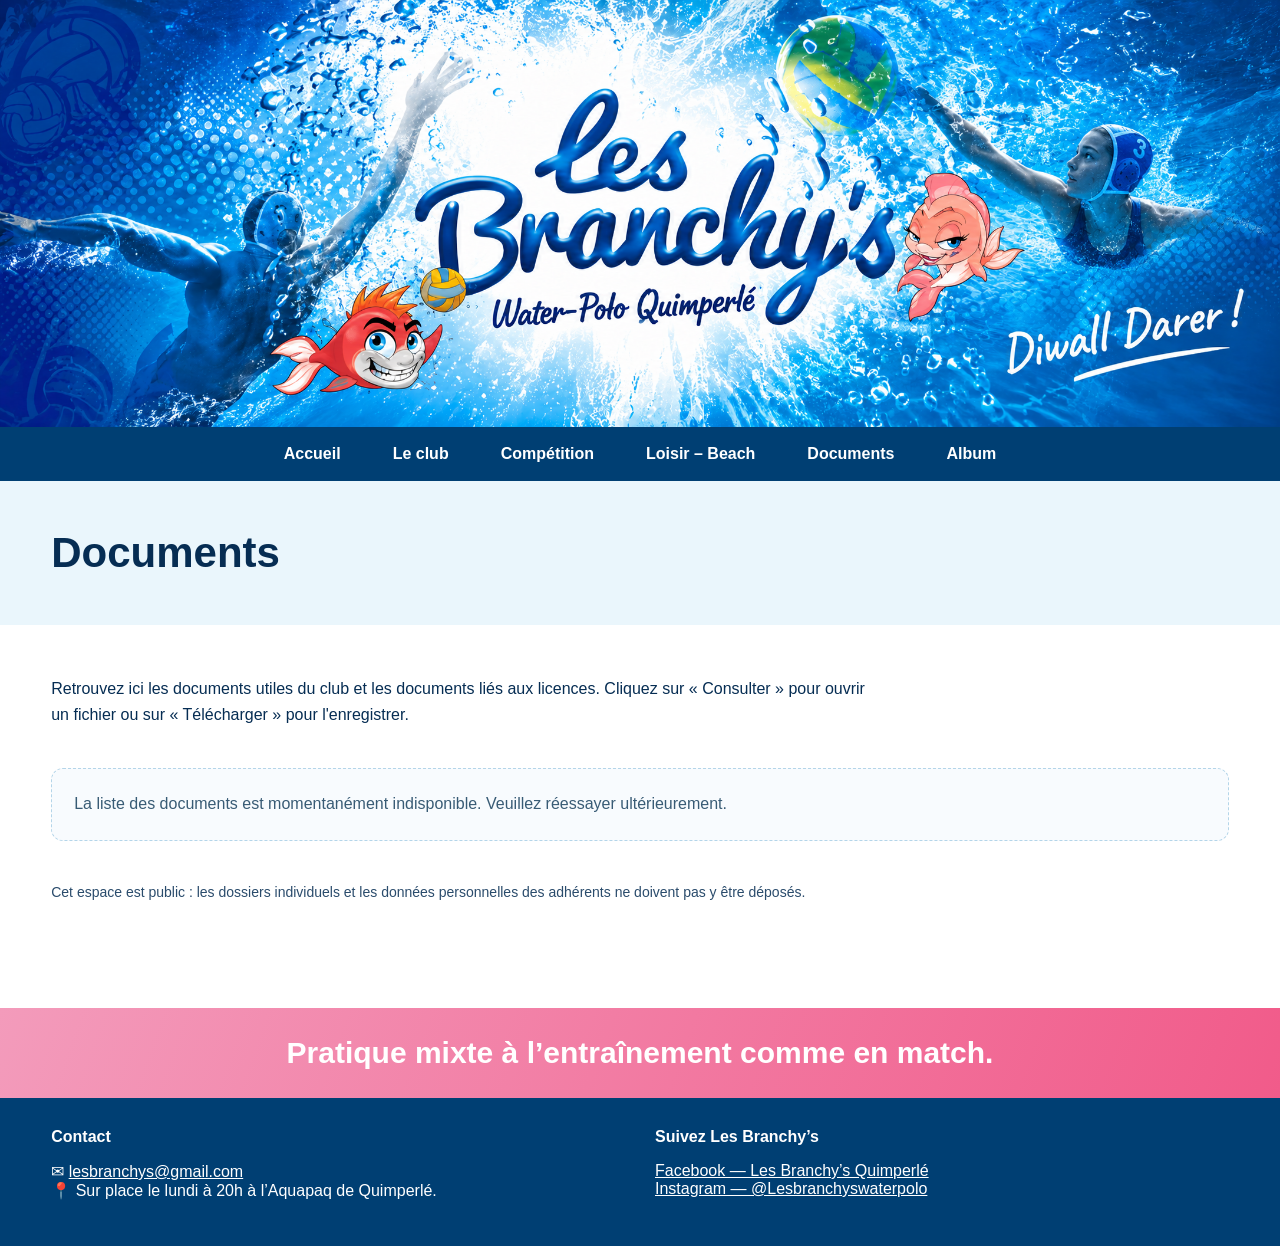
<file: documents.html>
<!doctype html>
<html lang="fr">
<head>
  <meta charset="utf-8">
  <meta name="viewport" content="width=device-width,initial-scale=1">
  <title>Documents | Les Branchy's</title>
  <meta name="description" content="Documents du club de water-polo Les Branchy's à Quimperlé : informations, règlements et formulaires à consulter ou télécharger.">
  <link rel="stylesheet" href="style.css?v=8">
  <style>
    .branchys-doc-intro { max-width: 830px; }
    .branchys-doc-list { display: grid; gap: 12px; margin: 24px 0; }
    .branchys-doc-item { display: flex; align-items: center; gap: 16px; padding: 17px 20px; border: 1px solid #dceaf4; border-radius: 13px; background: #f8fbfe; }
    .branchys-doc-icon { flex: 0 0 auto; font-size: 29px; line-height: 1; }
    .branchys-doc-details { flex: 1 1 auto; min-width: 0; }
    .branchys-doc-title { margin: 0; font-size: 1.08rem; font-weight: 700; overflow-wrap: anywhere; }
    .branchys-doc-meta { display: block; margin-top: 3px; font-size: 0.85rem; opacity: 0.72; }
    .branchys-doc-actions { display: flex; flex-wrap: wrap; align-items: center; gap: 9px; }
    .branchys-doc-actions a { display: inline-block; padding: 8px 12px; border-radius: 8px; background: #0067a7; color: #fff; text-decoration: none; font-weight: 700; white-space: nowrap; }
    .branchys-doc-actions a.download { background: #eaf6fc; border: 1px solid #aed4ea; color: #003f73; }
    .branchys-doc-actions a:hover, .branchys-doc-actions a:focus-visible { text-decoration: underline; }
    .branchys-doc-status { padding: 22px; border: 1px dashed #b4d5e9; border-radius: 12px; color: #385b75; background: #f8fbfe; }
    @media(max-width: 680px) {
      .branchys-doc-item { align-items: flex-start; flex-wrap: wrap; gap: 12px; }
      .branchys-doc-details { flex-basis: calc(100% - 55px); }
      .branchys-doc-actions { padding-left: 45px; }
    }
    @media(prefers-reduced-motion: reduce) { .branchys-doc-actions a { scroll-behavior: auto; } }
  </style>
</head>
<body>
  <div class="banner"><img src="bandeau.png?v=8" alt="Les Branchy’s Water-Polo Quimperlé, Diwall Darer !"></div>
  <div class="top">
    <div class="menu" onclick="menu()">☰ Menu</div>
    <nav class="nav">
      <a href="index.html">Accueil</a>
      <a href="club.html">Le club</a>
      <a href="competition.html">Compétition</a>
      <a href="loisir-beach.html">Loisir – Beach</a>
      <a href="documents.html">Documents</a>
      <a href="album.html">Album</a>
    </nav>
  </div>
  <section class="pagehead"><div class="wrap"><h1>Documents</h1></div></section>
  <main class="wrap content">
    <p class="branchys-doc-intro">Retrouvez ici les documents utiles du club et les documents liés aux licences. Cliquez sur « Consulter » pour ouvrir un fichier ou sur « Télécharger » pour l'enregistrer.</p>
    <section aria-label="Documents à télécharger">
      <div id="branchys-documents" class="branchys-doc-list" aria-live="polite" aria-busy="true">
        <p class="branchys-doc-status">Chargement des documents…</p>
      </div>
    </section>
    <p class="small">Cet espace est public : les dossiers individuels et les données personnelles des adhérents ne doivent pas y être déposés.</p>
  </main>
  <div class="mixed">Pratique mixte à l’entraînement comme en match.</div>
  <footer class="footer">
    <div class="wrap cols">
      <div>
        <b>Contact</b>
        <p>✉ <a href="mailto:lesbranchys@gmail.com">lesbranchys@gmail.com</a><br>📍 Sur place le lundi à 20h à l’Aquapaq de Quimperlé.</p>
      </div>
      <div>
        <b>Suivez Les Branchy’s</b>
        <p><a href="https://www.facebook.com/lesbranchysWaterpolo?locale=fr_FR">Facebook — Les Branchy’s Quimperlé</a><br><a href="https://www.instagram.com/lesbranchyswaterpolo/">Instagram — @Lesbranchyswaterpolo</a></p>
      </div>
    </div>
  </footer>
  <script src="app.js"></script>
  <script>
  (function () {
    'use strict';
    // Les fichiers déposés dans "documents-club" (branche main) sont affichés automatiquement.
    // Aucun fichier JSON et aucune modification du code ne sont nécessaires lors des prochains ajouts.
    const dossier = 'documents-club';
    const api = 'https://api.github.com/repos/Lesbranchys/branchys-site/contents/' + dossier + '?ref=main';
    const extensions = new Set(['pdf','doc','docx','odt','rtf','txt','xls','xlsx','ods','ppt','pptx']);
    const types = {pdf:'PDF',doc:'Word',docx:'Word',odt:'OpenDocument',rtf:'RTF',txt:'Texte',xls:'Excel',xlsx:'Excel',ods:'OpenDocument',ppt:'PowerPoint',pptx:'PowerPoint'};
    const container = document.getElementById('branchys-documents');
    if (!container) return;

    function status(message) {
      container.replaceChildren();
      const element = document.createElement('p');
      element.className = 'branchys-doc-status';
      element.textContent = message;
      container.append(element);
      container.setAttribute('aria-busy', 'false');
    }
    function prettyName(name) {
      return name.replace(/\.[^.]+$/, '').replace(/[_-]+/g, ' ').replace(/\s+/g, ' ').trim();
    }
    function render(files) {
      container.replaceChildren();
      for (const file of files) {
        const ext = file.name.split('.').pop().toLowerCase();
        const url = dossier + '/' + encodeURIComponent(file.name);
        const item = document.createElement('article');
        item.className = 'branchys-doc-item';
        const icon = document.createElement('span');
        icon.className = 'branchys-doc-icon';
        icon.textContent = ext === 'pdf' ? '📕' : ['doc','docx','odt','rtf','txt'].includes(ext) ? '📄' : ['xls','xlsx','ods'].includes(ext) ? '📊' : '📽️';
        icon.setAttribute('aria-hidden','true');
        const details = document.createElement('div');
        details.className = 'branchys-doc-details';
        const title = document.createElement('p');
        title.className = 'branchys-doc-title';
        title.textContent = prettyName(file.name);
        const meta = document.createElement('span');
        meta.className = 'branchys-doc-meta';
        const size = file.size >= 1024*1024 ? (file.size/(1024*1024)).toFixed(1) + ' Mo' : Math.max(1, Math.round(file.size/1024)) + ' Ko';
        meta.textContent = (types[ext] || ext.toUpperCase()) + ' · ' + size;
        details.append(title,meta);
        const actions = document.createElement('div');
        actions.className = 'branchys-doc-actions';
        const open = document.createElement('a');
        open.href = url;
        open.target = '_blank';
        open.rel = 'noopener noreferrer';
        open.textContent = 'Consulter';
        const download = document.createElement('a');
        download.href = url;
        download.download = file.name;
        download.className = 'download';
        download.textContent = 'Télécharger';
        actions.append(open,download);
        item.append(icon,details,actions);
        container.append(item);
      }
      container.setAttribute('aria-busy','false');
    }
    fetch(api, {headers: {'Accept': 'application/vnd.github+json'}})
      .then(async (response) => {
        if (response.status === 404) return [];
        if (!response.ok) throw new Error('GitHub API HTTP ' + response.status);
        return response.json();
      })
      .then((data) => {
        if (!Array.isArray(data)) throw new Error('Le chemin de dépôt n’est pas un dossier');
        const files = data.filter((f) => f.type === 'file' && extensions.has((f.name.split('.').pop() || '').toLowerCase()))
          .sort((a,b) => a.name.localeCompare(b.name, 'fr', {numeric:true, sensitivity:'base'}));
        if (!files.length) status('Aucun document disponible pour le moment.');
        else render(files);
      })
      .catch((error) => {
        console.warn('Documents Branchy’s :', error);
        status('La liste des documents est momentanément indisponible. Veuillez réessayer ultérieurement.');
      });
  })();
  </script>
</body>
</html>
</file>
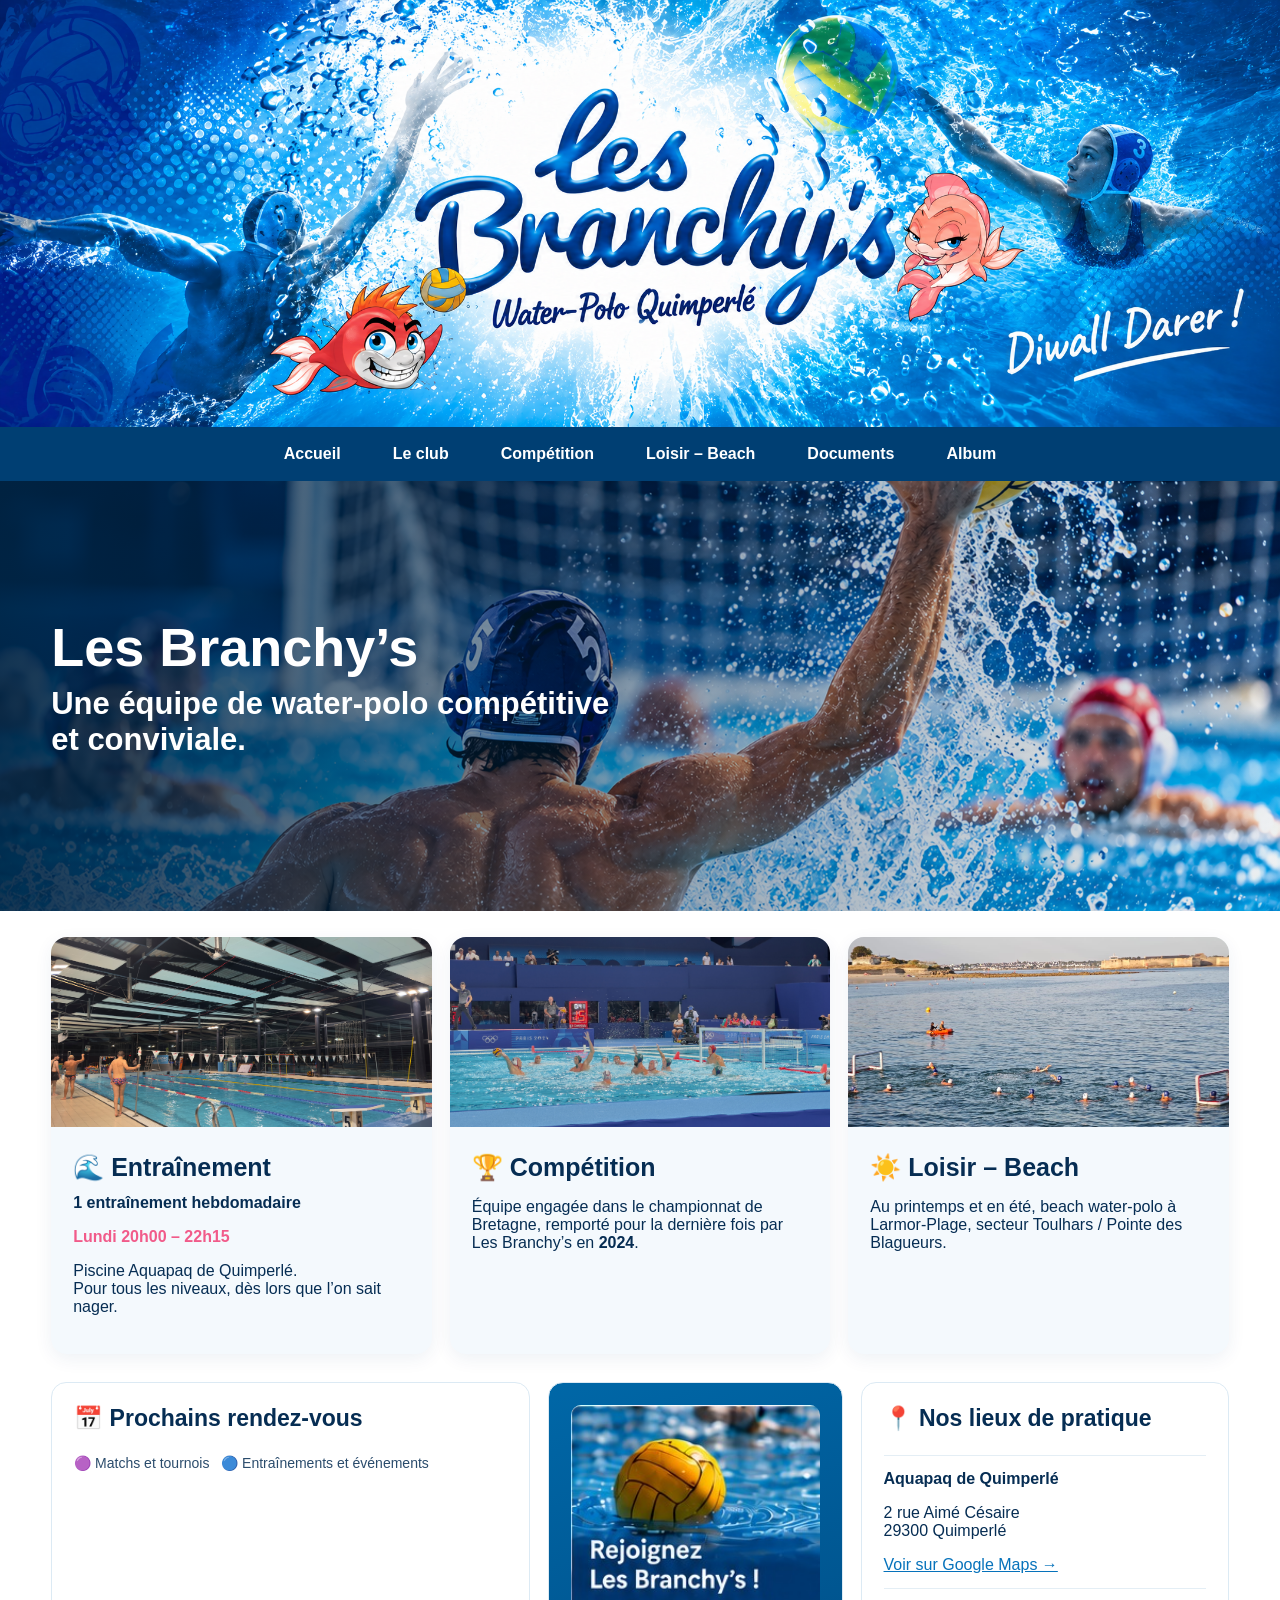
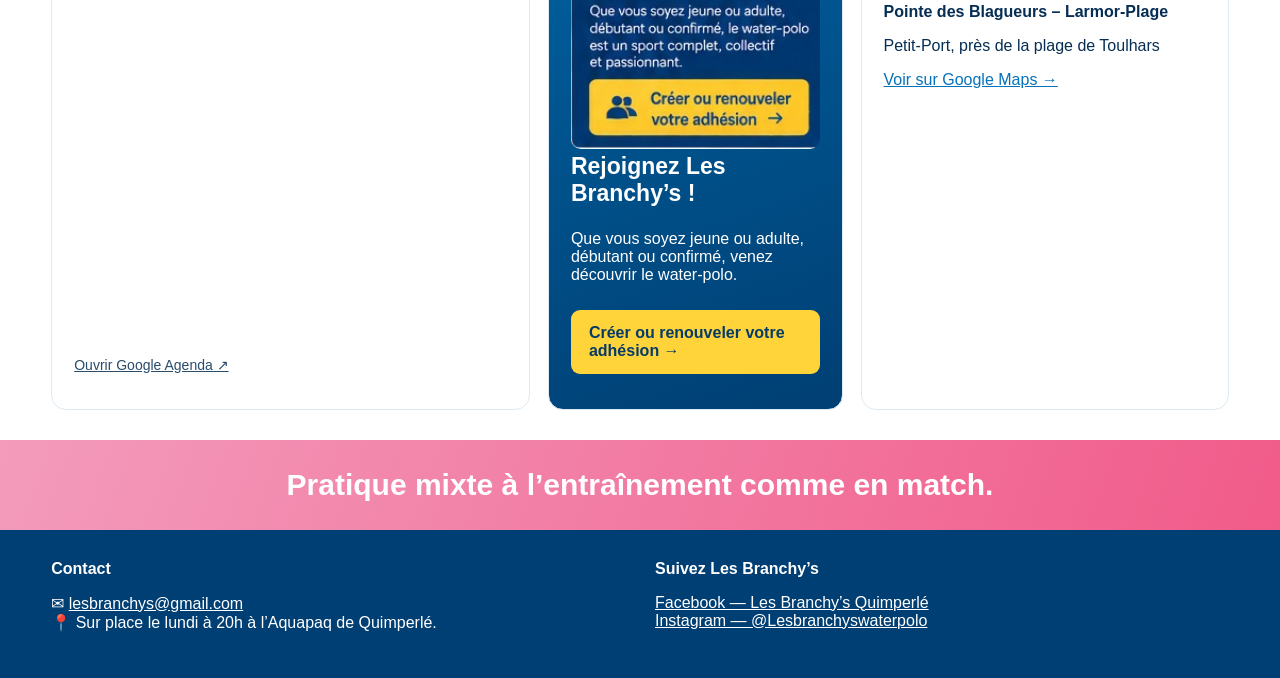
<file: index 2.html>
<!doctype html><html lang="fr"><head><meta charset="utf-8"><meta name="viewport" content="width=device-width,initial-scale=1"><title>Accueil | Les Branchy's</title><meta name="description" content="Les Branchy's, club de water-polo à Quimperlé."><link rel="stylesheet" href="style.css?v=8"></head><body><div class="banner"><img src="bandeau.png?v=8" alt="Les Branchy’s Water-Polo Quimperlé, Diwall Darer !"></div><div class="top"><div class="menu" onclick="menu()">☰ Menu</div><nav class="nav"><a href="index.html">Accueil</a><a href="club.html">Le club</a><a href="competition.html">Compétition</a><a href="loisir-beach.html">Loisir – Beach</a><a href="documents.html">Documents</a><a href="album.html">Album</a></nav></div><section class="hero"><img class="hero-photo" src="waterpolo-hero.png?v=8" alt="Joueur de water-polo tenant un ballon jaune"><div class="inner"><h1>Les Branchy’s</h1><h2>Une équipe de water-polo compétitive et conviviale.</h2></div></section><main class="wrap"><section class="cards"><article class="card"><img src="aquapaq.jpg"><div class="txt"><h3>🌊 Entraînement</h3><b>1 entraînement hebdomadaire</b><p class="pink">Lundi 20h00 – 22h15</p><p>Piscine Aquapaq de Quimperlé.<br>Pour tous les niveaux, dès lors que l’on sait nager.</p></div></article><article class="card"><img src="competition.jpg"><div class="txt"><h3>🏆 Compétition</h3><p>Équipe engagée dans le championnat de Bretagne, remporté pour la dernière fois par Les Branchy’s en <b>2024</b>.</p></div></article><article class="card"><img src="beach.jpg"><div class="txt"><h3>☀️ Loisir – Beach</h3><p>Au printemps et en été, beach water-polo à Larmor-Plage, secteur Toulhars / Pointe des Blagueurs.</p></div></article></section><section class="grid2"><div class="panel"><h3>📅 Prochains rendez-vous</h3><p class="small" style="margin:0 0 12px">🟣 Matchs et tournois &nbsp; 🔵 Entraînements et événements</p><iframe title="Calendrier des Branchy’s : matchs et entraînements" src="https://calendar.google.com/calendar/embed?height=460&amp;wkst=2&amp;ctz=Europe%2FParis&amp;showTitle=0&amp;showPrint=0&amp;showTabs=0&amp;showCalendars=0&amp;showTz=0&amp;mode=AGENDA&amp;src=cc6bb957d49f43c513a19305d1d5841eb3490ba3ffa5522769a342008bbf7cd6%40group.calendar.google.com&amp;color=%238E24AA&amp;src=lesbranchyswaterpolo%40gmail.com&amp;color=%23039BE5" style="width:100%;height:460px;border:0;border-radius:10px;background:white" loading="lazy" referrerpolicy="no-referrer-when-downgrade"></iframe><p class="small" style="margin-top:10px"><a href="https://calendar.google.com/calendar/u/0/r" target="_blank" rel="noopener">Ouvrir Google Agenda ↗</a></p></div><div class="panel join"><img src="ball.jpg" style="width:100%;border-radius:10px"><h3>Rejoignez Les Branchy’s !</h3><p>Que vous soyez jeune ou adulte, débutant ou confirmé, venez découvrir le water-polo.</p><a class="btn" href="#">Créer ou renouveler votre adhésion →</a></div><div class="panel"><h3>📍 Nos lieux de pratique</h3><div class="place"><b>Aquapaq de Quimperlé</b><p>2 rue Aimé Césaire<br>29300 Quimperlé</p><a href="https://www.google.com/maps/search/?api=1&query=Aquapaq+Quimperle+2+rue+Aime+Cesaire+29300">Voir sur Google Maps →</a></div><div class="place"><b>Pointe des Blagueurs – Larmor-Plage</b><p>Petit-Port, près de la plage de Toulhars</p><a href="https://www.google.com/maps/search/?api=1&query=Pointe+des+Blagueurs+Larmor-Plage">Voir sur Google Maps →</a></div></div></section></main><div class="mixed">Pratique mixte à l’entraînement comme en match.</div><footer class="footer"><div class="wrap cols"><div><b>Contact</b><p>✉ <a href="mailto:lesbranchys@gmail.com">lesbranchys@gmail.com</a><br>📍 Sur place le lundi à 20h à l’Aquapaq de Quimperlé.</p></div><div><b>Suivez Les Branchy’s</b><p><a href="https://www.facebook.com/lesbranchysWaterpolo?locale=fr_FR">Facebook — Les Branchy’s Quimperlé</a><br><a href="https://www.instagram.com/lesbranchyswaterpolo/">Instagram — @Lesbranchyswaterpolo</a></p></div></div></footer><script src="app.js"></script></body></html>
</file>
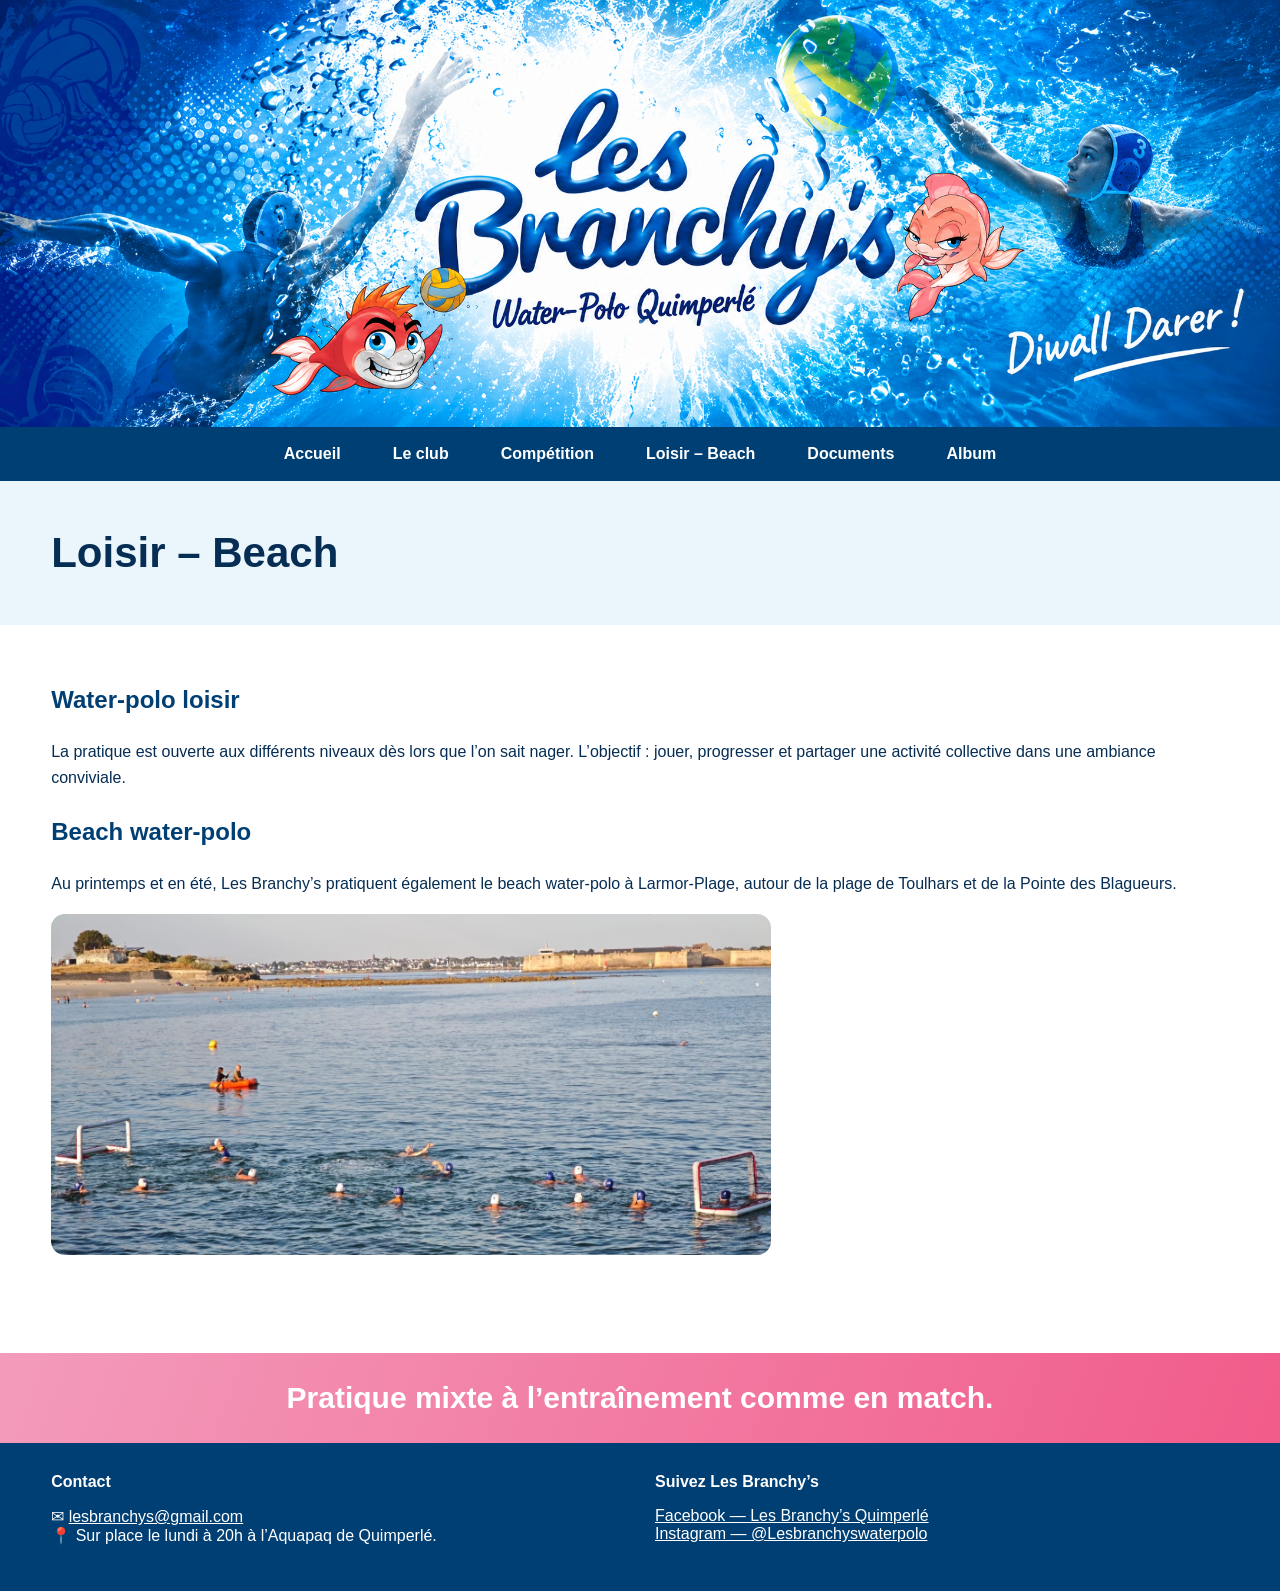
<file: loisir-beach.html>
<!doctype html><html lang="fr"><head><meta charset="utf-8"><meta name="viewport" content="width=device-width,initial-scale=1"><title>Loisir – Beach | Les Branchy's</title><meta name="description" content="Les Branchy's, club de water-polo à Quimperlé."><link rel="stylesheet" href="style.css?v=8"></head><body><div class="banner"><img src="bandeau.png?v=8" alt="Les Branchy’s Water-Polo Quimperlé, Diwall Darer !"></div><div class="top"><div class="menu" onclick="menu()">☰ Menu</div><nav class="nav"><a href="index.html">Accueil</a><a href="club.html">Le club</a><a href="competition.html">Compétition</a><a href="loisir-beach.html">Loisir – Beach</a><a href="documents.html">Documents</a><a href="album.html">Album</a></nav></div><section class="pagehead"><div class="wrap"><h1>Loisir – Beach</h1></div></section><main class="wrap content"><h2>Water-polo loisir</h2><p>La pratique est ouverte aux différents niveaux dès lors que l’on sait nager. L’objectif : jouer, progresser et partager une activité collective dans une ambiance conviviale.</p><h2>Beach water-polo</h2><p>Au printemps et en été, Les Branchy’s pratiquent également le beach water-polo à Larmor-Plage, autour de la plage de Toulhars et de la Pointe des Blagueurs.</p><img src="beach.jpg" style="max-width:720px;width:100%;border-radius:14px"></main><div class="mixed">Pratique mixte à l’entraînement comme en match.</div><footer class="footer"><div class="wrap cols"><div><b>Contact</b><p>✉ <a href="mailto:lesbranchys@gmail.com">lesbranchys@gmail.com</a><br>📍 Sur place le lundi à 20h à l’Aquapaq de Quimperlé.</p></div><div><b>Suivez Les Branchy’s</b><p><a href="https://www.facebook.com/lesbranchysWaterpolo?locale=fr_FR">Facebook — Les Branchy’s Quimperlé</a><br><a href="https://www.instagram.com/lesbranchyswaterpolo/">Instagram — @Lesbranchyswaterpolo</a></p></div></div></footer><script src="app.js"></script></body></html>
</file>
<file: style.css>
:root{--blue:#003f73;--blue2:#0067a7;--pink:#f15b8a;--yellow:#ffd43b;--ink:#062d53;--pale:#f4f9fd}*{box-sizing:border-box}body{margin:0;font-family:Arial,Helvetica,sans-serif;color:var(--ink);background:white}a{color:inherit}.top{background:var(--blue);position:sticky;top:0;z-index:20}.nav{max-width:1180px;margin:auto;display:flex;align-items:center;justify-content:center;gap:8px;min-height:54px}.nav a{color:white;text-decoration:none;font-weight:700;padding:18px 22px}.nav a:hover,.nav a.active{background:#0c6ca5}.menu{display:none;color:white;font-size:26px;padding:12px 18px;cursor:pointer}.banner{width:100%;max-width:1400px;margin:auto;aspect-ratio:3 / 1;background:url('bandeau.png') center/contain no-repeat;background-color:#d9f2fb}.hero{background:linear-gradient(90deg,rgba(0,36,67,.92) 0%,rgba(0,36,67,.55) 38%,rgba(0,36,67,.05) 70%),url('waterpolo-hero.png') center 58%/cover no-repeat;min-height:430px;display:flex;align-items:center}.hero .inner{width:min(1180px,92%);margin:auto;color:white}.hero h1{font-size:54px;margin:0 0 8px}.hero h2{font-size:31px;max-width:590px;margin:0 0 18px}.hero p{font-size:19px;line-height:1.5;max-width:500px}.wrap{width:min(1180px,92%);margin:auto}.cards{display:grid;grid-template-columns:repeat(3,1fr);gap:18px;margin:26px auto}.card{background:var(--pale);border-radius:16px;overflow:hidden;box-shadow:0 5px 18px #003f7312}.card img{width:100%;height:190px;object-fit:cover}.card .txt{padding:22px}.card h3{font-size:25px;margin:0 0 12px}.pink{color:var(--pink);font-weight:800}.grid2{display:grid;grid-template-columns:1.3fr .8fr 1fr;gap:18px;margin:28px auto}.panel{border:1px solid #dceaf4;border-radius:15px;padding:22px;background:white}.panel h3{margin-top:0;font-size:23px}.event{display:grid;grid-template-columns:78px 1fr;gap:14px;padding:14px 0;border-top:1px solid #e4eef5}.date{background:#edf6fc;border-radius:10px;text-align:center;padding:8px;font-weight:800}.join{background:linear-gradient(160deg,#0067a7,#003f73);color:white}.btn{display:inline-block;background:var(--yellow);color:#073b67;text-decoration:none;font-weight:800;border-radius:9px;padding:14px 18px;margin-top:10px}.place{padding:14px 0;border-top:1px solid #e4eef5}.place a{color:#0672bb}.mixed{margin-top:30px;background:linear-gradient(110deg,#f39bbb,#f15b8a);color:white;text-align:center;font-size:30px;font-weight:800;padding:28px}.footer{background:#003f73;color:white;padding:30px 0}.footer .cols{display:grid;grid-template-columns:1fr 1fr;gap:30px}.footer a{color:white}.pagehead{background:#eaf6fc;padding:48px 0}.pagehead h1{font-size:42px;margin:0}.content{padding:35px 0 60px;line-height:1.65}.content h2{color:var(--blue)}.gallery{display:grid;grid-template-columns:repeat(3,1fr);gap:14px}.gallery img{width:100%;height:250px;object-fit:cover;border-radius:12px}.doc{padding:16px;border:1px solid #dceaf4;border-radius:10px;margin:10px 0}.small{font-size:14px;opacity:.85}@media(max-width:800px){.banner{width:100%;aspect-ratio:3 / 1}.menu{display:block}.nav{display:none;flex-direction:column;align-items:stretch}.nav.open{display:flex}.nav a{padding:13px 20px}.hero{min-height:420px}.hero h1{font-size:39px}.hero h2{font-size:25px}.cards,.grid2,.footer .cols,.gallery{grid-template-columns:1fr}.card img{height:220px}.mixed{font-size:23px}.top{position:relative}}

/* V8 : images HTML plutôt que fonds CSS, contrôle explicite de leur affichage */
.banner{height:auto!important;aspect-ratio:auto!important;background:none!important;max-width:1400px;margin:auto;line-height:0}.banner img{display:block;width:100%;height:auto;object-fit:contain}.hero{position:relative;isolation:isolate;background:linear-gradient(90deg,#143c5d,#c6d1dc)!important;overflow:hidden}.hero-photo{position:absolute;inset:0;width:100%;height:100%;object-fit:cover;z-index:-2}.hero:before{content:"";position:absolute;inset:0;background:linear-gradient(90deg,rgba(0,36,67,.92),rgba(0,36,67,.45) 45%,rgba(0,36,67,.06));z-index:-1}.hero .inner{position:relative;z-index:1}
.banner img { display: block !important; width: 100% !important; height: auto !important; opacity: 1 !important; visibility: visible !important; }
.hero-photo { position: absolute !important; inset: 0 !important; width: 100% !important; height: 100% !important; object-fit: cover !important; z-index: 0 !important; opacity: 1 !important; visibility: visible !important; }
.hero::before { z-index: 1 !important; pointer-events: none; }
.hero .inner { position: relative !important; z-index: 2 !important; }
</file>
